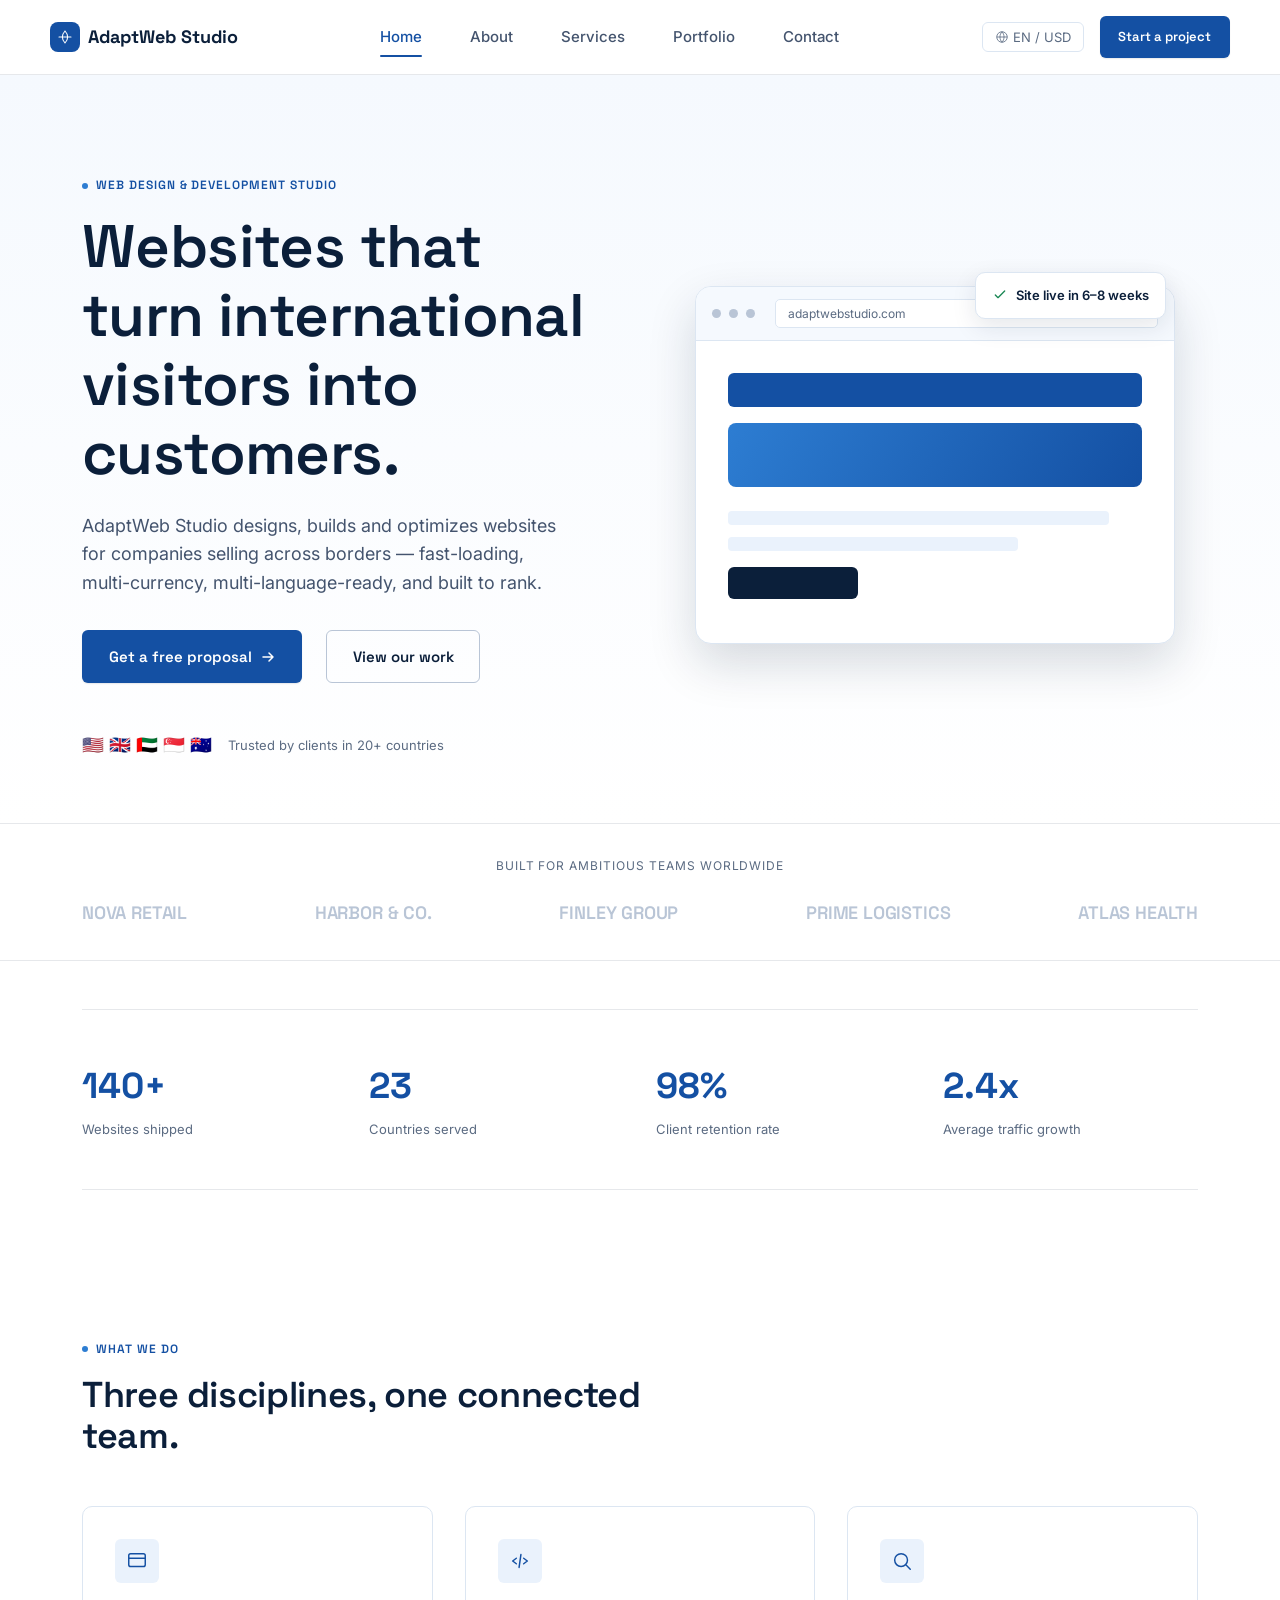
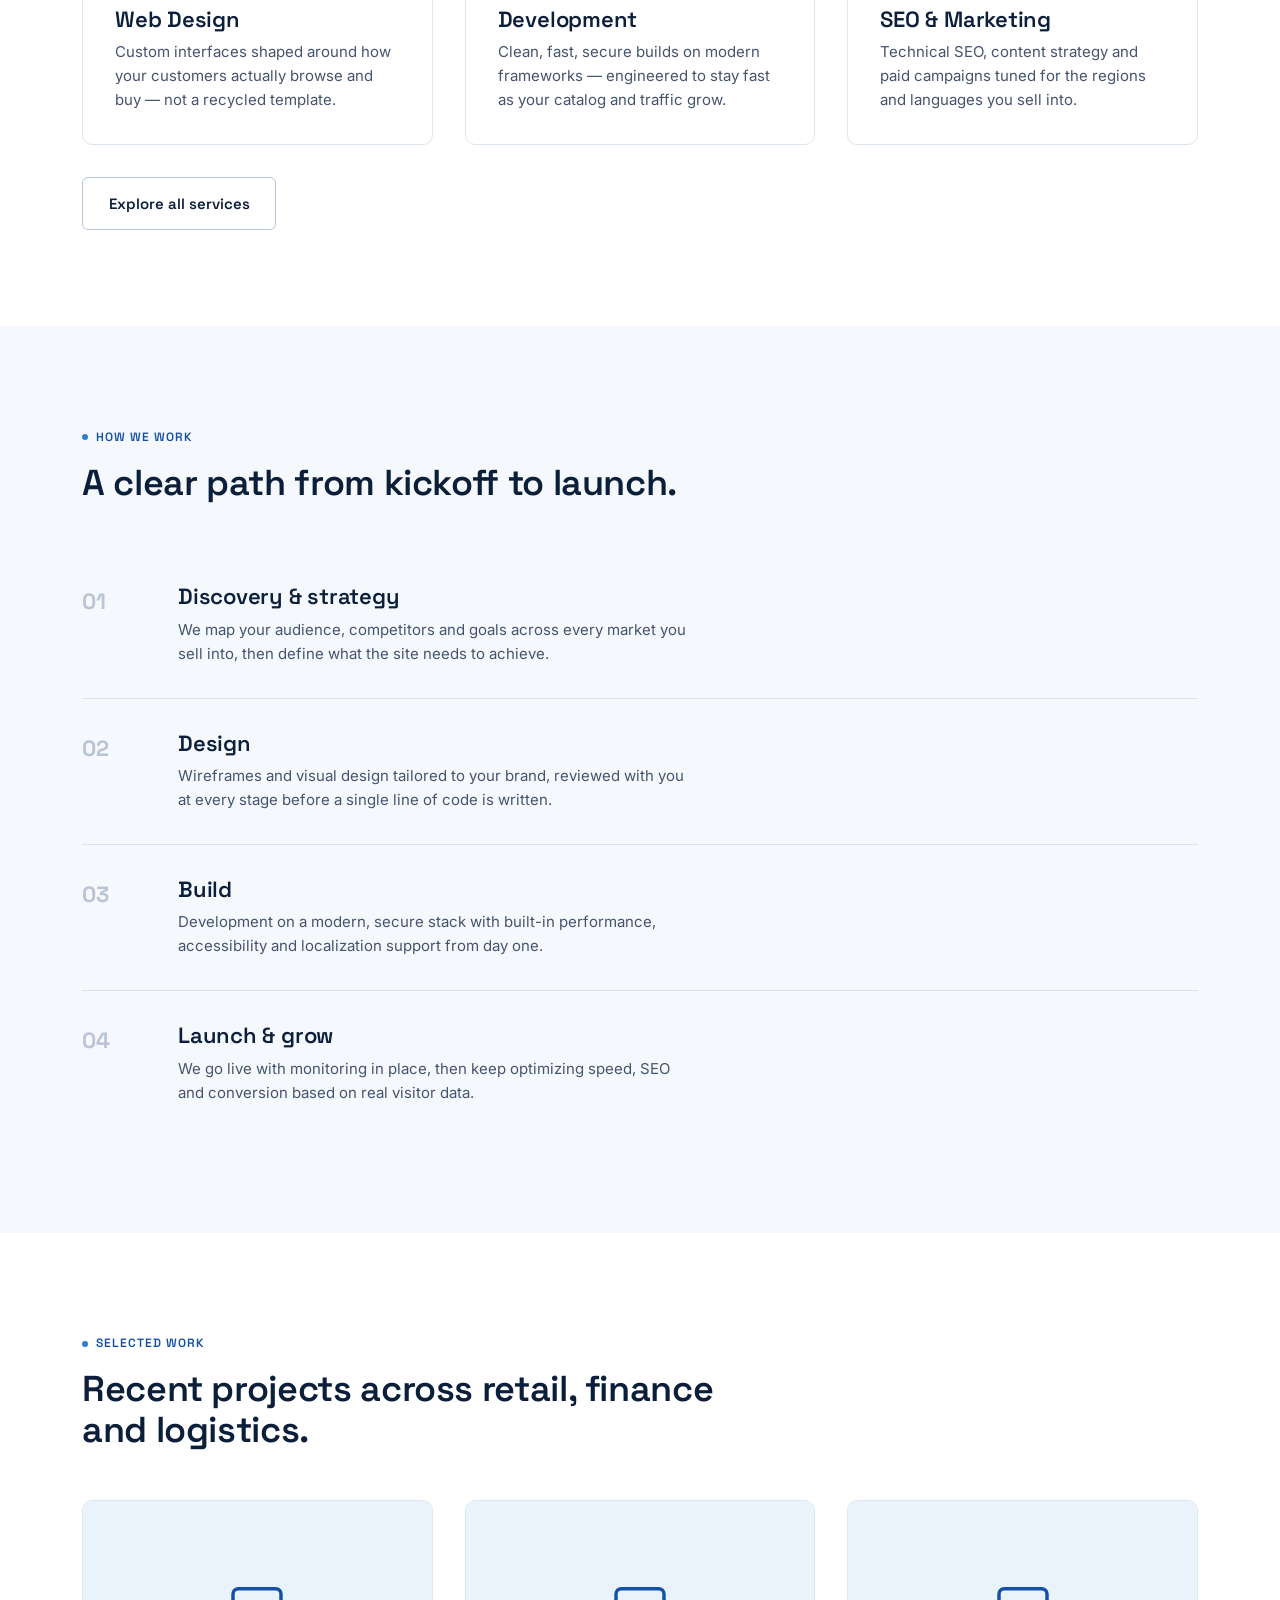
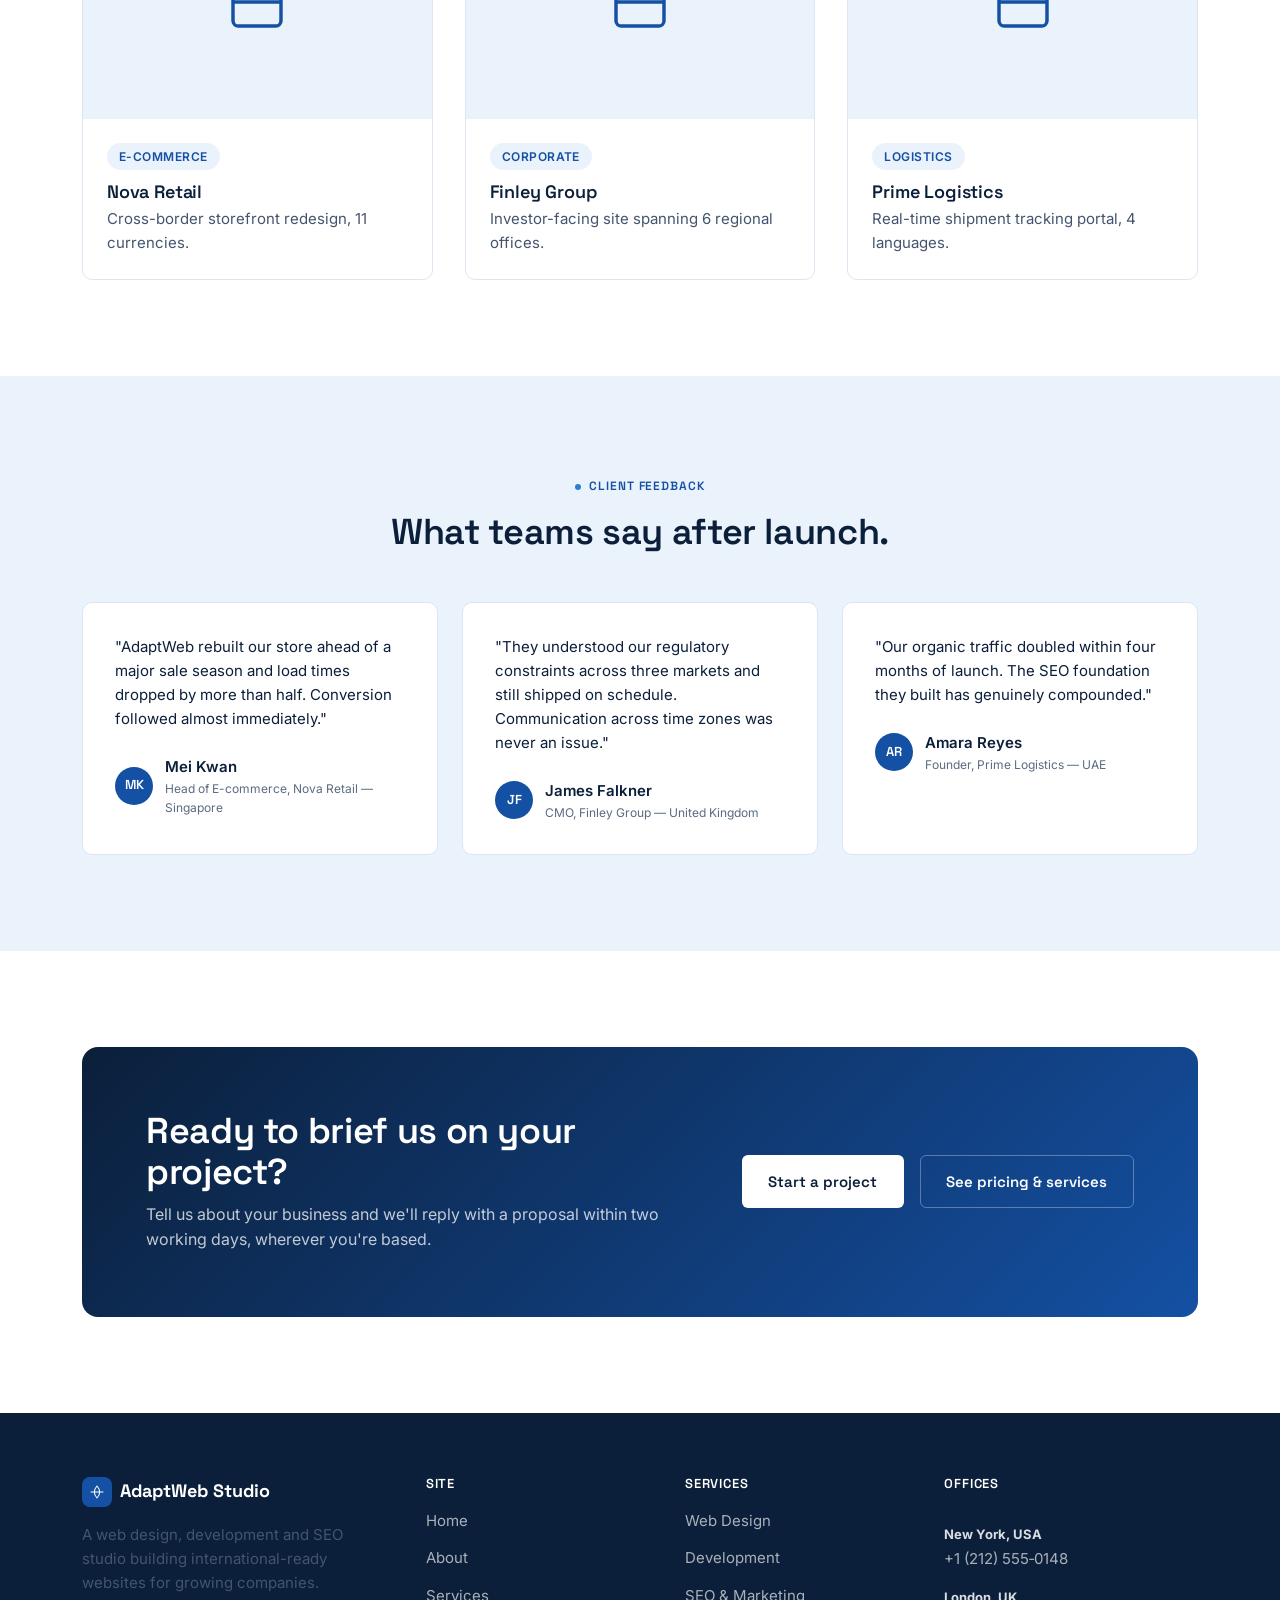
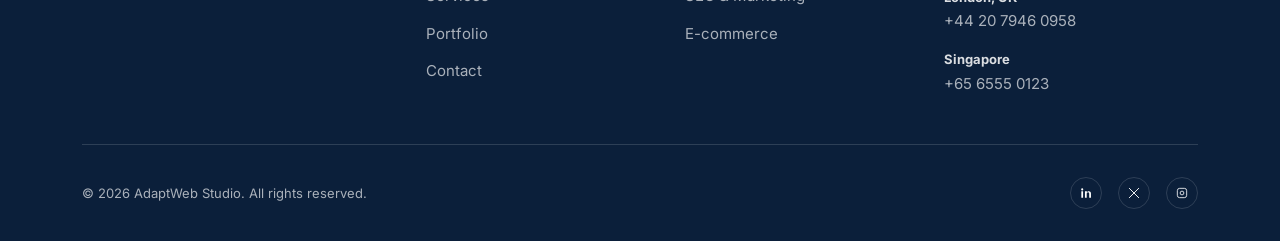
<file: index.html>
<!DOCTYPE html>
<html lang="en">
<head>
  <meta charset="UTF-8">
  <meta name="viewport" content="width=device-width, initial-scale=1.0">
  <title>AdaptWeb Studio — Websites Built for International Growth</title>
  <meta name="description" content="AdaptWeb Studio designs and builds high-performing websites, e-commerce stores and SEO strategies for businesses across 20+ countries.">

  <link rel="preconnect" href="https://fonts.googleapis.com">
  <link rel="preconnect" href="https://fonts.gstatic.com" crossorigin>
  <link href="https://fonts.googleapis.com/css2?family=Inter:wght@400;500;600;700&family=Space+Grotesk:wght@500;600;700&display=swap" rel="stylesheet">

  <link rel="stylesheet" href="css/global.css">
  <link rel="stylesheet" href="css/home.css">
</head>
<body>
  <a class="skip-link" href="#main">Skip to content</a>

  <!-- ===================== HEADER ===================== -->
  <header class="site-header">
    <div class="container nav">
      <a href="index.html" class="brand">
        <span class="brand-mark">
          <svg viewBox="0 0 24 24" fill="none" xmlns="http://www.w3.org/2000/svg"><path d="M3 12h18M12 3c2.5 2.7 4 6 4 9s-1.5 6.3-4 9c-2.5-2.7-4-6-4-9s1.5-6.3 4-9z" stroke="white" stroke-width="1.6" stroke-linecap="round"/></svg>
        </span>
        AdaptWeb Studio
      </a>

      <nav class="nav-links" aria-label="Primary">
        <a href="index.html">Home</a>
        <a href="about.html">About</a>
        <a href="services.html">Services</a>
        <a href="portfolio.html">Portfolio</a>
        <a href="contact.html">Contact</a>
      </nav>

      <div class="nav-actions">
        <span class="lang-switch">
          <svg viewBox="0 0 24 24" fill="none" xmlns="http://www.w3.org/2000/svg"><circle cx="12" cy="12" r="9" stroke="currentColor" stroke-width="1.4"/><path d="M3 12h18M12 3c2.2 2.4 3.5 5.6 3.5 9s-1.3 6.6-3.5 9c-2.2-2.4-3.5-5.6-3.5-9s1.3-6.6 3.5-9z" stroke="currentColor" stroke-width="1.4"/></svg>
          EN / USD
        </span>
        <a href="contact.html" class="btn btn--primary btn--sm">Start a project</a>
      </div>

      <button class="nav-toggle" aria-label="Toggle menu" aria-expanded="false">
        <span></span><span></span><span></span>
      </button>
    </div>
  </header>

  <main id="main">
    <!-- ===================== HERO ===================== -->
    <section class="hero">
      <div class="container hero-grid">
        <div class="hero-copy">
          <span class="eyebrow">Web design &amp; development studio</span>
          <h1>Websites that turn international visitors into customers.</h1>
          <p class="lede">AdaptWeb Studio designs, builds and optimizes websites for companies selling across borders — fast-loading, multi-currency, multi-language-ready, and built to rank.</p>
          <div class="hero-actions">
            <a href="contact.html" class="btn btn--primary">
              Get a free proposal
              <svg class="btn-arrow" width="16" height="16" viewBox="0 0 16 16" fill="none"><path d="M3 8h10M9 4l4 4-4 4" stroke="currentColor" stroke-width="1.5" stroke-linecap="round" stroke-linejoin="round"/></svg>
            </a>
            <a href="portfolio.html" class="btn btn--ghost">View our work</a>
          </div>
          <div class="hero-trust">
            <span class="hero-trust-flags" aria-hidden="true">🇺🇸 🇬🇧 🇦🇪 🇸🇬 🇦🇺</span>
            <span>Trusted by clients in 20+ countries</span>
          </div>
        </div>

        <div class="hero-visual">
          <div class="hero-badge reveal">
            <svg viewBox="0 0 24 24" fill="none"><path d="M5 12l4 4 10-10" stroke="currentColor" stroke-width="2" stroke-linecap="round" stroke-linejoin="round"/></svg>
            Site live in 6–8 weeks
          </div>
          <div class="browser-frame">
            <div class="browser-frame__bar">
              <span class="browser-frame__dot"></span>
              <span class="browser-frame__dot"></span>
              <span class="browser-frame__dot"></span>
              <span class="browser-frame__url">adaptwebstudio.com</span>
            </div>
            <div class="browser-frame__body">
              <div class="assembly-block assembly-block--header"></div>
              <div class="assembly-block assembly-block--hero"></div>
              <div class="assembly-block assembly-block--line1"></div>
              <div class="assembly-block assembly-block--line2"></div>
              <div class="assembly-block assembly-block--btn"></div>
            </div>
          </div>
        </div>
      </div>
    </section>

    <!-- ===================== LOGO STRIP ===================== -->
    <section class="logo-strip">
      <div class="container">
        <p class="logo-strip-label">Built for ambitious teams worldwide</p>
        <div class="logo-row">
          <span>NOVA RETAIL</span>
          <span>HARBOR &amp; CO.</span>
          <span>FINLEY GROUP</span>
          <span>PRIME LOGISTICS</span>
          <span>ATLAS HEALTH</span>
        </div>
      </div>
    </section>

    <!-- ===================== STATS ===================== -->
    <section class="section--tight">
      <div class="container">
        <div class="stats-strip">
          <div class="stat-block reveal">
            <span class="stat-num">140+</span>
            <span class="stat-label">Websites shipped</span>
          </div>
          <div class="stat-block reveal">
            <span class="stat-num">23</span>
            <span class="stat-label">Countries served</span>
          </div>
          <div class="stat-block reveal">
            <span class="stat-num">98%</span>
            <span class="stat-label">Client retention rate</span>
          </div>
          <div class="stat-block reveal">
            <span class="stat-num">2.4x</span>
            <span class="stat-label">Average traffic growth</span>
          </div>
        </div>
      </div>
    </section>

    <!-- ===================== SERVICES PREVIEW ===================== -->
    <section class="section">
      <div class="container">
        <div class="section-head">
          <span class="eyebrow">What we do</span>
          <h2>Three disciplines, one connected team.</h2>
        </div>

        <div class="grid grid-3">
          <div class="card reveal">
            <div class="card-icon">
              <svg viewBox="0 0 24 24" fill="none"><rect x="3" y="4" width="18" height="14" rx="2" stroke="currentColor" stroke-width="1.6"/><path d="M3 9h18" stroke="currentColor" stroke-width="1.6"/></svg>
            </div>
            <h3>Web Design</h3>
            <p>Custom interfaces shaped around how your customers actually browse and buy — not a recycled template.</p>
          </div>
          <div class="card reveal">
            <div class="card-icon">
              <svg viewBox="0 0 24 24" fill="none"><path d="M8 9l-4 3 4 3M16 9l4 3-4 3M13 5l-2 14" stroke="currentColor" stroke-width="1.6" stroke-linecap="round" stroke-linejoin="round"/></svg>
            </div>
            <h3>Development</h3>
            <p>Clean, fast, secure builds on modern frameworks — engineered to stay fast as your catalog and traffic grow.</p>
          </div>
          <div class="card reveal">
            <div class="card-icon">
              <svg viewBox="0 0 24 24" fill="none"><circle cx="11" cy="11" r="7" stroke="currentColor" stroke-width="1.6"/><path d="M21 21l-4.3-4.3" stroke="currentColor" stroke-width="1.6" stroke-linecap="round"/></svg>
            </div>
            <h3>SEO &amp; Marketing</h3>
            <p>Technical SEO, content strategy and paid campaigns tuned for the regions and languages you sell into.</p>
          </div>
        </div>

        <div class="mt-6">
          <a href="services.html" class="btn btn--ghost">Explore all services</a>
        </div>
      </div>
    </section>

    <!-- ===================== PROCESS ===================== -->
    <section class="section section--alt">
      <div class="container">
        <div class="section-head">
          <span class="eyebrow">How we work</span>
          <h2>A clear path from kickoff to launch.</h2>
        </div>

        <div class="process-list">
          <div class="process-item reveal">
            <span class="process-num">01</span>
            <div class="process-body">
              <h3>Discovery &amp; strategy</h3>
              <p>We map your audience, competitors and goals across every market you sell into, then define what the site needs to achieve.</p>
            </div>
          </div>
          <div class="process-item reveal">
            <span class="process-num">02</span>
            <div class="process-body">
              <h3>Design</h3>
              <p>Wireframes and visual design tailored to your brand, reviewed with you at every stage before a single line of code is written.</p>
            </div>
          </div>
          <div class="process-item reveal">
            <span class="process-num">03</span>
            <div class="process-body">
              <h3>Build</h3>
              <p>Development on a modern, secure stack with built-in performance, accessibility and localization support from day one.</p>
            </div>
          </div>
          <div class="process-item reveal">
            <span class="process-num">04</span>
            <div class="process-body">
              <h3>Launch &amp; grow</h3>
              <p>We go live with monitoring in place, then keep optimizing speed, SEO and conversion based on real visitor data.</p>
            </div>
          </div>
        </div>
      </div>
    </section>

    <!-- ===================== WORK PREVIEW ===================== -->
    <section class="section">
      <div class="container">
        <div class="section-head">
          <span class="eyebrow">Selected work</span>
          <h2>Recent projects across retail, finance and logistics.</h2>
        </div>

        <div class="grid grid-3">
          <a href="portfolio.html" class="work-card reveal">
            <div class="work-card__preview">
              <svg width="64" height="64" viewBox="0 0 24 24" fill="none"><rect x="3" y="4" width="18" height="14" rx="2" stroke="#1450A3" stroke-width="1.3"/><path d="M3 9h18" stroke="#1450A3" stroke-width="1.3"/></svg>
            </div>
            <div class="work-card__body">
              <span class="tag work-card__tag">E-commerce</span>
              <h3>Nova Retail</h3>
              <p>Cross-border storefront redesign, 11 currencies.</p>
            </div>
          </a>
          <a href="portfolio.html" class="work-card reveal">
            <div class="work-card__preview">
              <svg width="64" height="64" viewBox="0 0 24 24" fill="none"><rect x="3" y="4" width="18" height="14" rx="2" stroke="#1450A3" stroke-width="1.3"/><path d="M3 9h18" stroke="#1450A3" stroke-width="1.3"/></svg>
            </div>
            <div class="work-card__body">
              <span class="tag work-card__tag">Corporate</span>
              <h3>Finley Group</h3>
              <p>Investor-facing site spanning 6 regional offices.</p>
            </div>
          </a>
          <a href="portfolio.html" class="work-card reveal">
            <div class="work-card__preview">
              <svg width="64" height="64" viewBox="0 0 24 24" fill="none"><rect x="3" y="4" width="18" height="14" rx="2" stroke="#1450A3" stroke-width="1.3"/><path d="M3 9h18" stroke="#1450A3" stroke-width="1.3"/></svg>
            </div>
            <div class="work-card__body">
              <span class="tag work-card__tag">Logistics</span>
              <h3>Prime Logistics</h3>
              <p>Real-time shipment tracking portal, 4 languages.</p>
            </div>
          </a>
        </div>
      </div>
    </section>

    <!-- ===================== TESTIMONIALS ===================== -->
    <section class="section section--tint">
      <div class="container">
        <div class="section-head section-head--center">
          <span class="eyebrow">Client feedback</span>
          <h2>What teams say after launch.</h2>
        </div>

        <div class="testimonial-grid">
          <div class="testimonial-card reveal">
            <p class="testimonial-quote">"AdaptWeb rebuilt our store ahead of a major sale season and load times dropped by more than half. Conversion followed almost immediately."</p>
            <div class="testimonial-person">
              <span class="testimonial-avatar">MK</span>
              <div>
                <div class="name">Mei Kwan</div>
                <div class="role">Head of E-commerce, Nova Retail — Singapore</div>
              </div>
            </div>
          </div>
          <div class="testimonial-card reveal">
            <p class="testimonial-quote">"They understood our regulatory constraints across three markets and still shipped on schedule. Communication across time zones was never an issue."</p>
            <div class="testimonial-person">
              <span class="testimonial-avatar">JF</span>
              <div>
                <div class="name">James Falkner</div>
                <div class="role">CMO, Finley Group — United Kingdom</div>
              </div>
            </div>
          </div>
          <div class="testimonial-card reveal">
            <p class="testimonial-quote">"Our organic traffic doubled within four months of launch. The SEO foundation they built has genuinely compounded."</p>
            <div class="testimonial-person">
              <span class="testimonial-avatar">AR</span>
              <div>
                <div class="name">Amara Reyes</div>
                <div class="role">Founder, Prime Logistics — UAE</div>
              </div>
            </div>
          </div>
        </div>
      </div>
    </section>

    <!-- ===================== CTA ===================== -->
    <section class="section">
      <div class="container">
        <div class="cta-band reveal">
          <div>
            <h2>Ready to brief us on your project?</h2>
            <p>Tell us about your business and we'll reply with a proposal within two working days, wherever you're based.</p>
          </div>
          <div class="cta-band-actions">
            <a href="contact.html" class="btn btn--on-dark">Start a project</a>
            <a href="services.html" class="btn btn--ghost-on-dark">See pricing &amp; services</a>
          </div>
        </div>
      </div>
    </section>
  </main>

  <!-- ===================== FOOTER ===================== -->
  <footer class="site-footer">
    <div class="container">
      <div class="footer-grid">
        <div class="footer-brand">
          <a href="index.html" class="brand">
            <span class="brand-mark">
              <svg viewBox="0 0 24 24" fill="none"><path d="M3 12h18M12 3c2.5 2.7 4 6 4 9s-1.5 6.3-4 9c-2.5-2.7-4-6-4-9s1.5-6.3 4-9z" stroke="white" stroke-width="1.6" stroke-linecap="round"/></svg>
            </span>
            AdaptWeb Studio
          </a>
          <p>A web design, development and SEO studio building international-ready websites for growing companies.</p>
        </div>
        <div class="footer-col">
          <h4>Site</h4>
          <ul>
            <li><a href="index.html">Home</a></li>
            <li><a href="about.html">About</a></li>
            <li><a href="services.html">Services</a></li>
            <li><a href="portfolio.html">Portfolio</a></li>
            <li><a href="contact.html">Contact</a></li>
          </ul>
        </div>
        <div class="footer-col">
          <h4>Services</h4>
          <ul>
            <li><a href="services.html">Web Design</a></li>
            <li><a href="services.html">Development</a></li>
            <li><a href="services.html">SEO &amp; Marketing</a></li>
            <li><a href="services.html">E-commerce</a></li>
          </ul>
        </div>
        <div class="footer-col footer-offices">
          <h4>Offices</h4>
          <div class="footer-office">
            <strong>New York, USA</strong>
            +1 (212) 555‑0148
          </div>
          <div class="footer-office">
            <strong>London, UK</strong>
            +44 20 7946 0958
          </div>
          <div class="footer-office">
            <strong>Singapore</strong>
            +65 6555 0123
          </div>
        </div>
      </div>

      <div class="footer-bottom">
        <span>© <span data-current-year>2026</span> AdaptWeb Studio. All rights reserved.</span>
        <div class="footer-socials">
          <a href="#" aria-label="LinkedIn"><svg viewBox="0 0 24 24" fill="none"><path d="M4 9h3v11H4V9zM5.5 4a1.8 1.8 0 110 3.6A1.8 1.8 0 015.5 4zM10.5 9h3v1.6c.6-1 1.7-1.8 3.3-1.8 3 0 3.7 1.9 3.7 4.5V20h-3v-6c0-1.4 0-3.2-2-3.2s-2.3 1.5-2.3 3.1V20h-3V9z" fill="white"/></svg></a>
          <a href="#" aria-label="X / Twitter"><svg viewBox="0 0 24 24" fill="none"><path d="M4 4l16 16M20 4L4 20" stroke="white" stroke-width="1.6" stroke-linecap="round"/></svg></a>
          <a href="#" aria-label="Instagram"><svg viewBox="0 0 24 24" fill="none"><rect x="4" y="4" width="16" height="16" rx="4" stroke="white" stroke-width="1.4"/><circle cx="12" cy="12" r="3.2" stroke="white" stroke-width="1.4"/></svg></a>
        </div>
      </div>
    </div>
  </footer>

  <script src="js/global.js"></script>
</body>
</html>
</file>
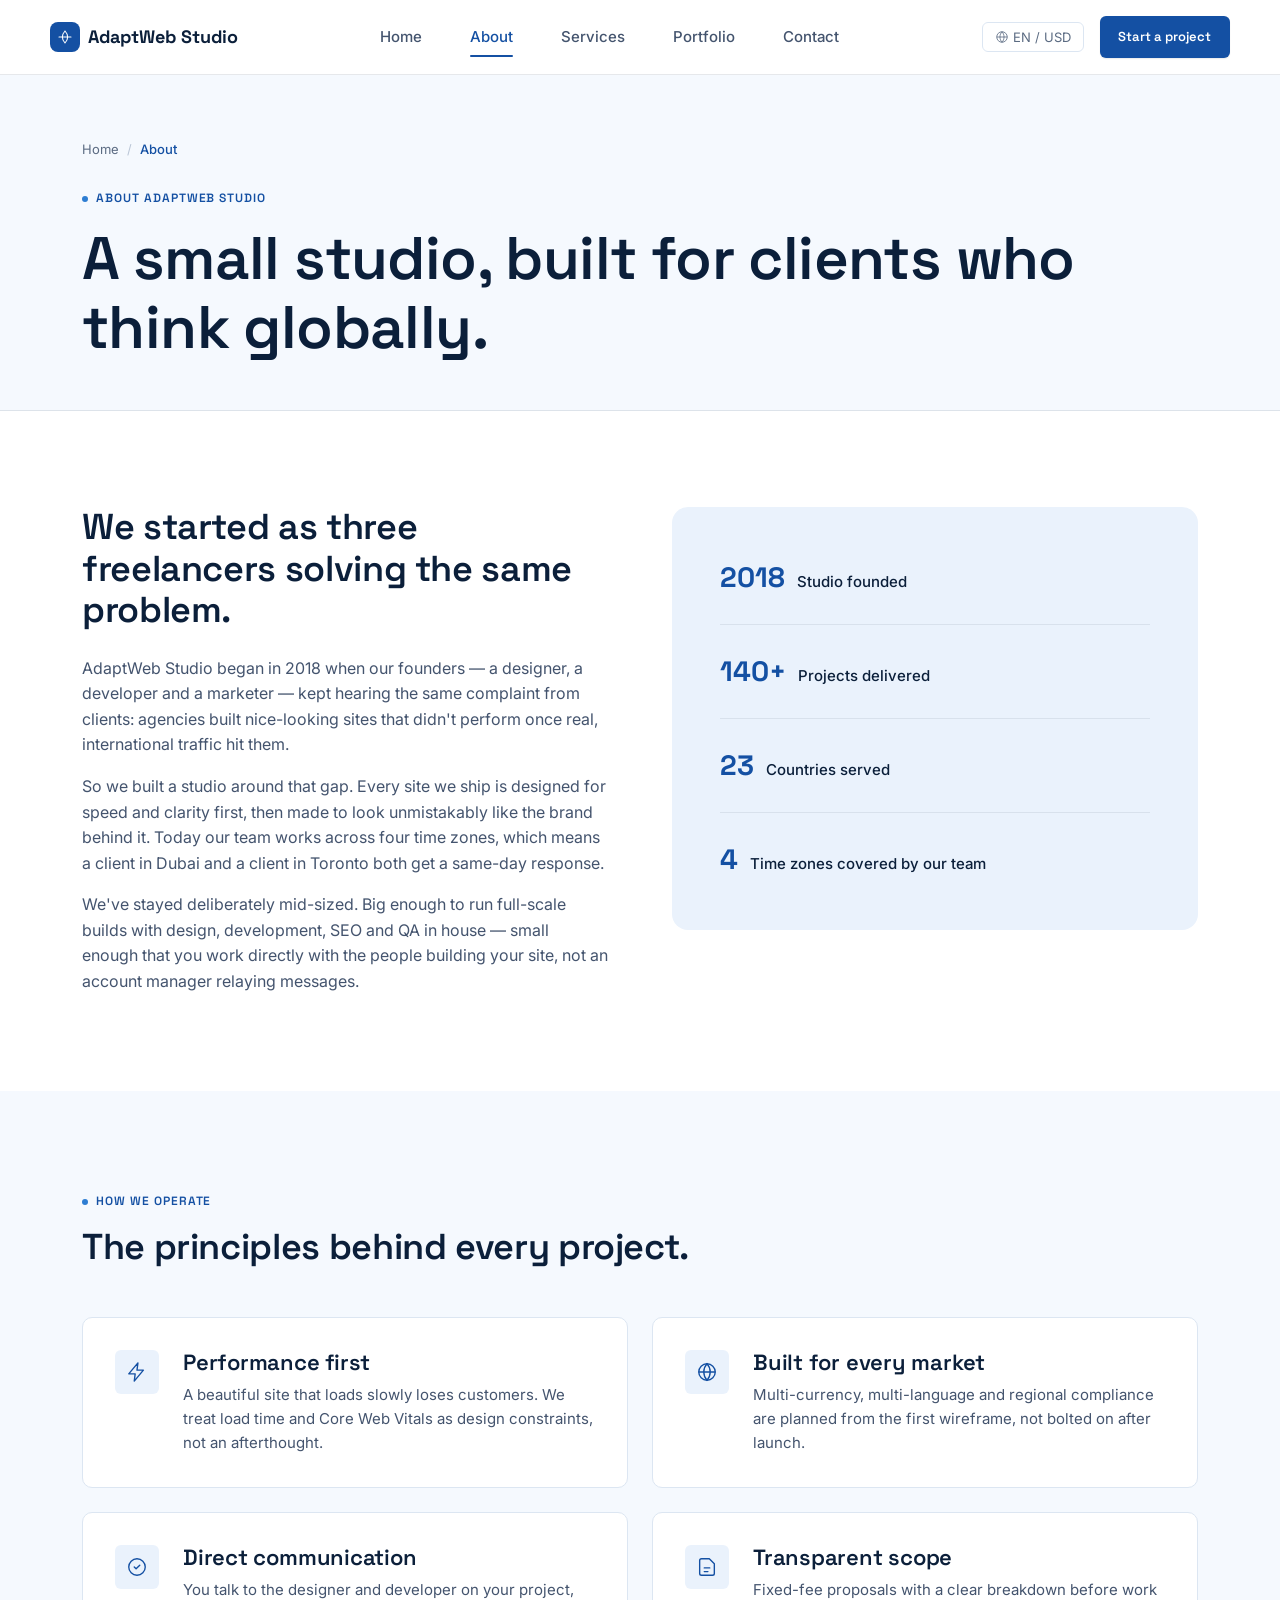
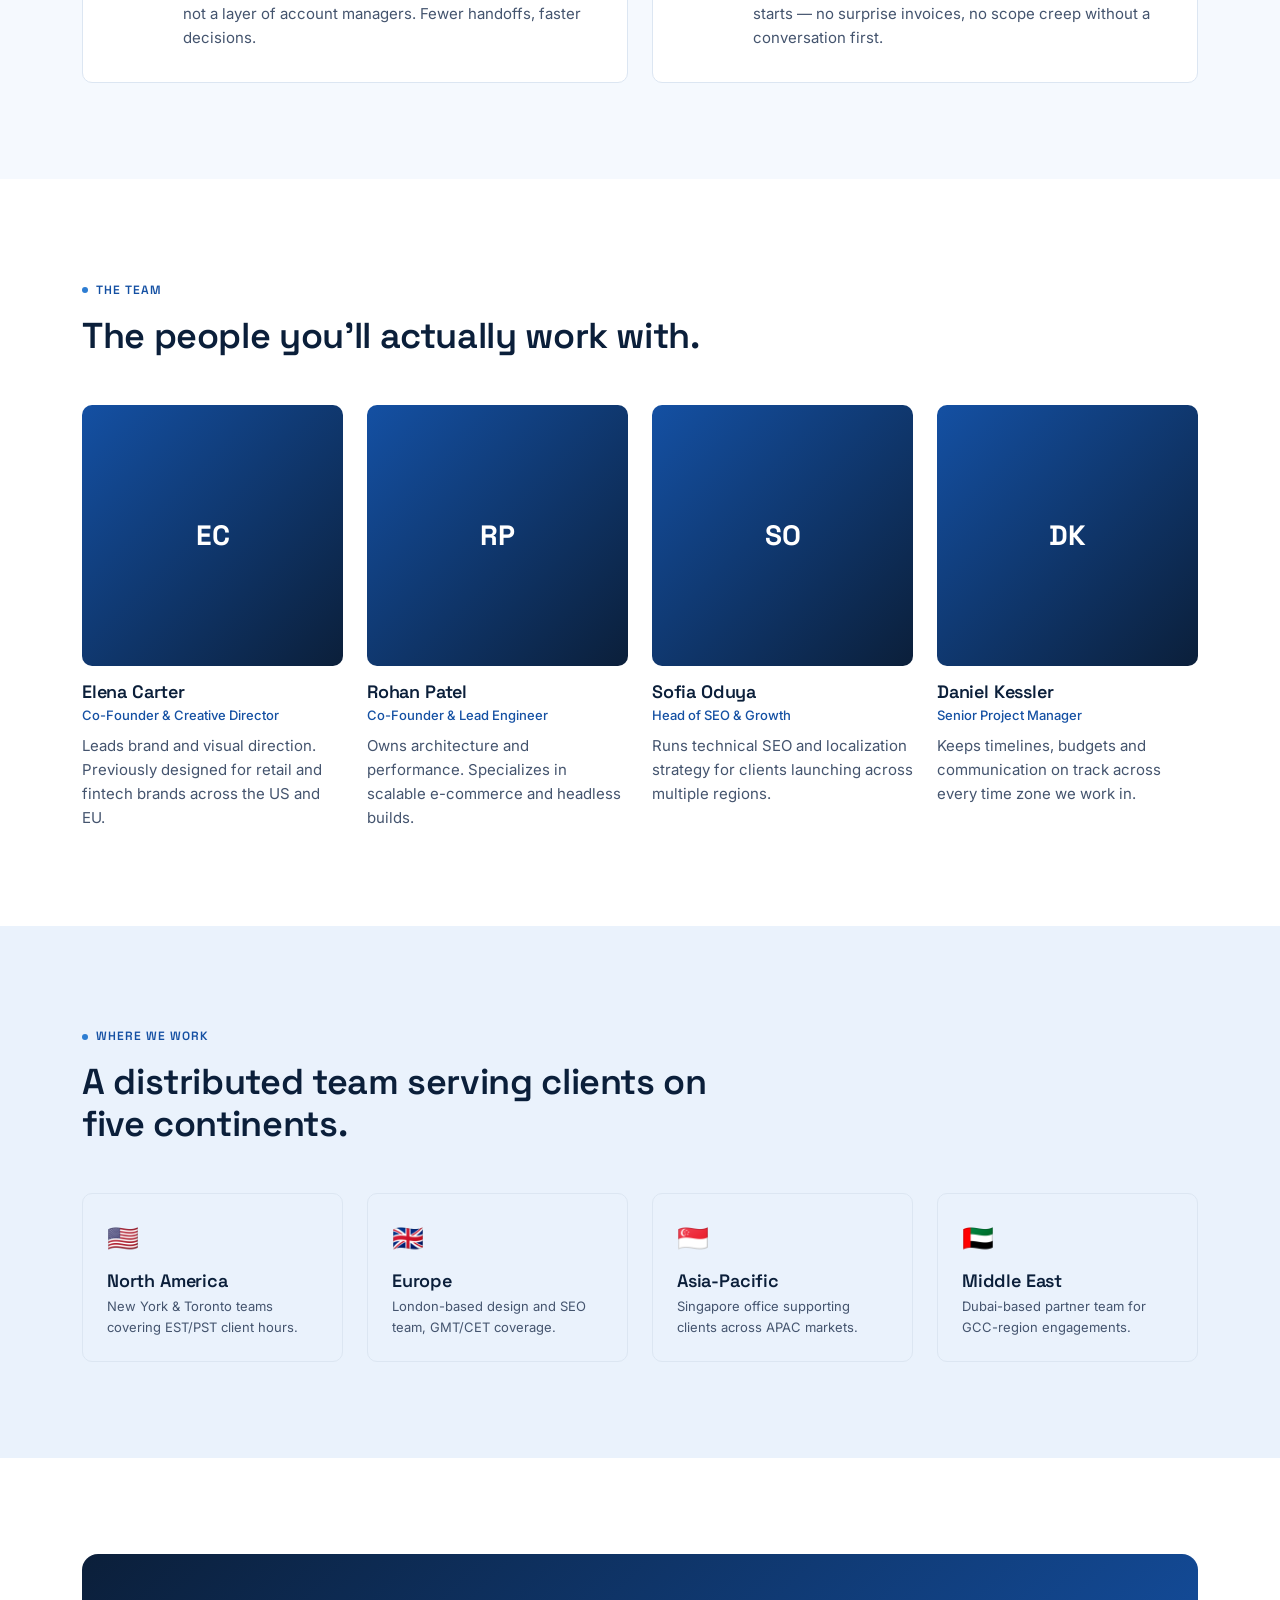
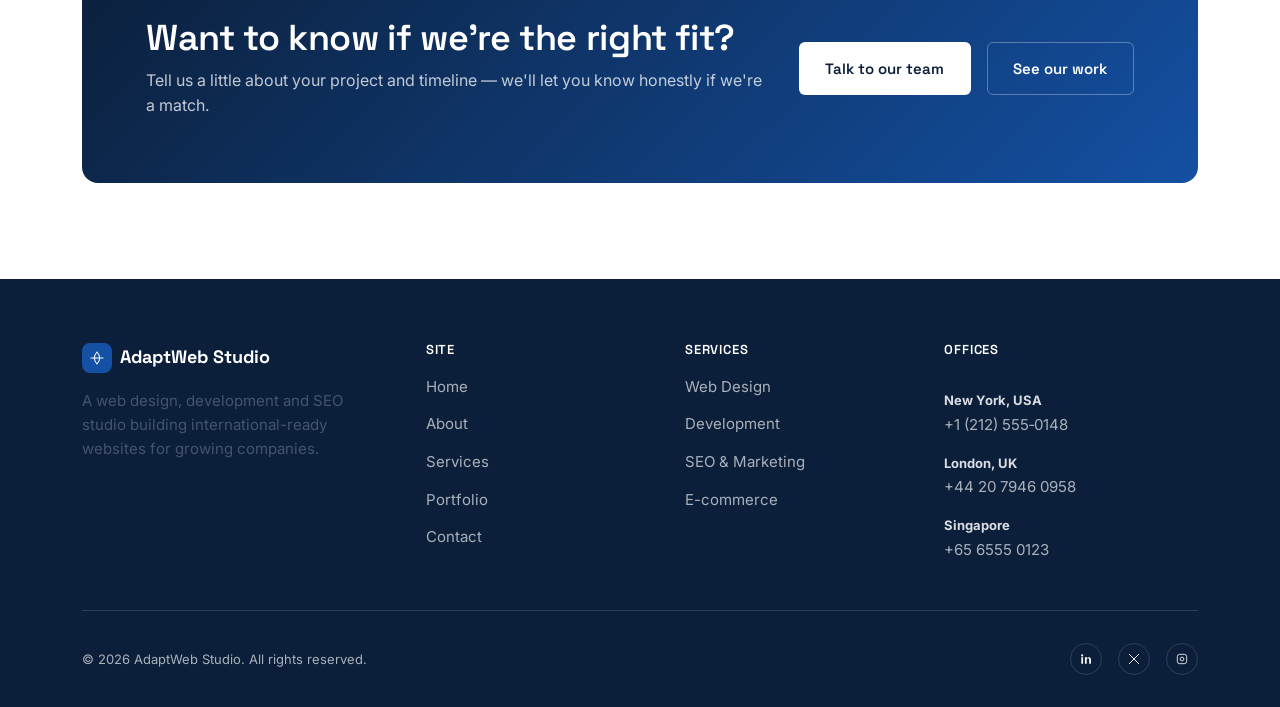
<file: about.html>
<!DOCTYPE html>
<html lang="en">
<head>
  <meta charset="UTF-8">
  <meta name="viewport" content="width=device-width, initial-scale=1.0">
  <title>About Us — AdaptWeb Studio</title>
  <meta name="description" content="AdaptWeb Studio is an international web design and development team helping businesses across 20+ countries build faster, better-converting websites.">

  <link rel="preconnect" href="https://fonts.googleapis.com">
  <link rel="preconnect" href="https://fonts.gstatic.com" crossorigin>
  <link href="https://fonts.googleapis.com/css2?family=Inter:wght@400;500;600;700&family=Space+Grotesk:wght@500;600;700&display=swap" rel="stylesheet">

  <link rel="stylesheet" href="css/global.css">
  <link rel="stylesheet" href="css/about.css">
</head>
<body>
  <a class="skip-link" href="#main">Skip to content</a>

  <!-- ===================== HEADER ===================== -->
  <header class="site-header">
    <div class="container nav">
      <a href="index.html" class="brand">
        <span class="brand-mark">
          <svg viewBox="0 0 24 24" fill="none" xmlns="http://www.w3.org/2000/svg"><path d="M3 12h18M12 3c2.5 2.7 4 6 4 9s-1.5 6.3-4 9c-2.5-2.7-4-6-4-9s1.5-6.3 4-9z" stroke="white" stroke-width="1.6" stroke-linecap="round"/></svg>
        </span>
        AdaptWeb Studio
      </a>

      <nav class="nav-links" aria-label="Primary">
        <a href="index.html">Home</a>
        <a href="about.html">About</a>
        <a href="services.html">Services</a>
        <a href="portfolio.html">Portfolio</a>
        <a href="contact.html">Contact</a>
      </nav>

      <div class="nav-actions">
        <span class="lang-switch">
          <svg viewBox="0 0 24 24" fill="none" xmlns="http://www.w3.org/2000/svg"><circle cx="12" cy="12" r="9" stroke="currentColor" stroke-width="1.4"/><path d="M3 12h18M12 3c2.2 2.4 3.5 5.6 3.5 9s-1.3 6.6-3.5 9c-2.2-2.4-3.5-5.6-3.5-9s1.3-6.6 3.5-9z" stroke="currentColor" stroke-width="1.4"/></svg>
          EN / USD
        </span>
        <a href="contact.html" class="btn btn--primary btn--sm">Start a project</a>
      </div>

      <button class="nav-toggle" aria-label="Toggle menu" aria-expanded="false">
        <span></span><span></span><span></span>
      </button>
    </div>
  </header>

  <main id="main">
    <!-- ===================== PAGE HERO ===================== -->
    <section class="page-hero">
      <div class="container">
        <div class="breadcrumb">
          <a href="index.html">Home</a>
          <span class="sep">/</span>
          <span class="current">About</span>
        </div>
        <span class="eyebrow">About AdaptWeb Studio</span>
        <h1>A small studio, built for clients who think globally.</h1>
      </div>
    </section>

    <!-- ===================== STORY ===================== -->
    <section class="section">
      <div class="container story-grid">
        <div>
          <h2>We started as three freelancers solving the same problem.</h2>
          <p>AdaptWeb Studio began in 2018 when our founders — a designer, a developer and a marketer — kept hearing the same complaint from clients: agencies built nice-looking sites that didn't perform once real, international traffic hit them.</p>
          <p>So we built a studio around that gap. Every site we ship is designed for speed and clarity first, then made to look unmistakably like the brand behind it. Today our team works across four time zones, which means a client in Dubai and a client in Toronto both get a same-day response.</p>
          <p>We've stayed deliberately mid-sized. Big enough to run full-scale builds with design, development, SEO and QA in house — small enough that you work directly with the people building your site, not an account manager relaying messages.</p>
        </div>

        <div class="story-figure reveal">
          <div class="story-figure-row">
            <span class="num">2018</span>
            <span class="label">Studio founded</span>
          </div>
          <div class="story-figure-row">
            <span class="num">140+</span>
            <span class="label">Projects delivered</span>
          </div>
          <div class="story-figure-row">
            <span class="num">23</span>
            <span class="label">Countries served</span>
          </div>
          <div class="story-figure-row">
            <span class="num">4</span>
            <span class="label">Time zones covered by our team</span>
          </div>
        </div>
      </div>
    </section>

    <!-- ===================== VALUES ===================== -->
    <section class="section section--alt">
      <div class="container">
        <div class="section-head">
          <span class="eyebrow">How we operate</span>
          <h2>The principles behind every project.</h2>
        </div>

        <div class="values-grid">
          <div class="value-card reveal">
            <div class="card-icon">
              <svg viewBox="0 0 24 24" fill="none"><path d="M13 2L3 14h7l-1 8 10-12h-7l1-8z" stroke="currentColor" stroke-width="1.5" stroke-linejoin="round"/></svg>
            </div>
            <div>
              <h3>Performance first</h3>
              <p>A beautiful site that loads slowly loses customers. We treat load time and Core Web Vitals as design constraints, not an afterthought.</p>
            </div>
          </div>
          <div class="value-card reveal">
            <div class="card-icon">
              <svg viewBox="0 0 24 24" fill="none"><circle cx="12" cy="12" r="9" stroke="currentColor" stroke-width="1.5"/><path d="M3 12h18M12 3c2.2 2.4 3.5 5.6 3.5 9s-1.3 6.6-3.5 9c-2.2-2.4-3.5-5.6-3.5-9s1.3-6.6 3.5-9z" stroke="currentColor" stroke-width="1.5"/></svg>
            </div>
            <div>
              <h3>Built for every market</h3>
              <p>Multi-currency, multi-language and regional compliance are planned from the first wireframe, not bolted on after launch.</p>
            </div>
          </div>
          <div class="value-card reveal">
            <div class="card-icon">
              <svg viewBox="0 0 24 24" fill="none"><path d="M9 12l2 2 4-4M21 12a9 9 0 11-18 0 9 9 0 0118 0z" stroke="currentColor" stroke-width="1.5" stroke-linecap="round" stroke-linejoin="round"/></svg>
            </div>
            <div>
              <h3>Direct communication</h3>
              <p>You talk to the designer and developer on your project, not a layer of account managers. Fewer handoffs, faster decisions.</p>
            </div>
          </div>
          <div class="value-card reveal">
            <div class="card-icon">
              <svg viewBox="0 0 24 24" fill="none"><path d="M4 19V5a2 2 0 012-2h8.5L20 8.5V19a2 2 0 01-2 2H6a2 2 0 01-2-2z" stroke="currentColor" stroke-width="1.5" stroke-linejoin="round"/><path d="M9 13h6M9 17h4" stroke="currentColor" stroke-width="1.5" stroke-linecap="round"/></svg>
            </div>
            <div>
              <h3>Transparent scope</h3>
              <p>Fixed-fee proposals with a clear breakdown before work starts — no surprise invoices, no scope creep without a conversation first.</p>
            </div>
          </div>
        </div>
      </div>
    </section>

    <!-- ===================== TEAM ===================== -->
    <section class="section">
      <div class="container">
        <div class="section-head">
          <span class="eyebrow">The team</span>
          <h2>The people you'll actually work with.</h2>
        </div>

        <div class="team-grid">
          <div class="team-card reveal">
            <div class="team-photo">EC</div>
            <h4>Elena Carter</h4>
            <p class="role">Co-Founder &amp; Creative Director</p>
            <p class="bio">Leads brand and visual direction. Previously designed for retail and fintech brands across the US and EU.</p>
          </div>
          <div class="team-card reveal">
            <div class="team-photo">RP</div>
            <h4>Rohan Patel</h4>
            <p class="role">Co-Founder &amp; Lead Engineer</p>
            <p class="bio">Owns architecture and performance. Specializes in scalable e-commerce and headless builds.</p>
          </div>
          <div class="team-card reveal">
            <div class="team-photo">SO</div>
            <h4>Sofia Oduya</h4>
            <p class="role">Head of SEO &amp; Growth</p>
            <p class="bio">Runs technical SEO and localization strategy for clients launching across multiple regions.</p>
          </div>
          <div class="team-card reveal">
            <div class="team-photo">DK</div>
            <h4>Daniel Kessler</h4>
            <p class="role">Senior Project Manager</p>
            <p class="bio">Keeps timelines, budgets and communication on track across every time zone we work in.</p>
          </div>
        </div>
      </div>
    </section>

    <!-- ===================== GLOBAL PRESENCE ===================== -->
    <section class="section section--tint">
      <div class="container">
        <div class="section-head">
          <span class="eyebrow">Where we work</span>
          <h2>A distributed team serving clients on five continents.</h2>
        </div>

        <div class="presence-list">
          <div class="presence-card reveal">
            <span class="flag" aria-hidden="true">🇺🇸</span>
            <h4>North America</h4>
            <p>New York &amp; Toronto teams covering EST/PST client hours.</p>
          </div>
          <div class="presence-card reveal">
            <span class="flag" aria-hidden="true">🇬🇧</span>
            <h4>Europe</h4>
            <p>London-based design and SEO team, GMT/CET coverage.</p>
          </div>
          <div class="presence-card reveal">
            <span class="flag" aria-hidden="true">🇸🇬</span>
            <h4>Asia-Pacific</h4>
            <p>Singapore office supporting clients across APAC markets.</p>
          </div>
          <div class="presence-card reveal">
            <span class="flag" aria-hidden="true">🇦🇪</span>
            <h4>Middle East</h4>
            <p>Dubai-based partner team for GCC-region engagements.</p>
          </div>
        </div>
      </div>
    </section>

    <!-- ===================== CTA ===================== -->
    <section class="section">
      <div class="container">
        <div class="cta-band reveal">
          <div>
            <h2>Want to know if we're the right fit?</h2>
            <p>Tell us a little about your project and timeline — we'll let you know honestly if we're a match.</p>
          </div>
          <div class="cta-band-actions">
            <a href="contact.html" class="btn btn--on-dark">Talk to our team</a>
            <a href="portfolio.html" class="btn btn--ghost-on-dark">See our work</a>
          </div>
        </div>
      </div>
    </section>
  </main>

  <!-- ===================== FOOTER ===================== -->
  <footer class="site-footer">
    <div class="container">
      <div class="footer-grid">
        <div class="footer-brand">
          <a href="index.html" class="brand">
            <span class="brand-mark">
              <svg viewBox="0 0 24 24" fill="none"><path d="M3 12h18M12 3c2.5 2.7 4 6 4 9s-1.5 6.3-4 9c-2.5-2.7-4-6-4-9s1.5-6.3 4-9z" stroke="white" stroke-width="1.6" stroke-linecap="round"/></svg>
            </span>
            AdaptWeb Studio
          </a>
          <p>A web design, development and SEO studio building international-ready websites for growing companies.</p>
        </div>
        <div class="footer-col">
          <h4>Site</h4>
          <ul>
            <li><a href="index.html">Home</a></li>
            <li><a href="about.html">About</a></li>
            <li><a href="services.html">Services</a></li>
            <li><a href="portfolio.html">Portfolio</a></li>
            <li><a href="contact.html">Contact</a></li>
          </ul>
        </div>
        <div class="footer-col">
          <h4>Services</h4>
          <ul>
            <li><a href="services.html">Web Design</a></li>
            <li><a href="services.html">Development</a></li>
            <li><a href="services.html">SEO &amp; Marketing</a></li>
            <li><a href="services.html">E-commerce</a></li>
          </ul>
        </div>
        <div class="footer-col footer-offices">
          <h4>Offices</h4>
          <div class="footer-office">
            <strong>New York, USA</strong>
            +1 (212) 555‑0148
          </div>
          <div class="footer-office">
            <strong>London, UK</strong>
            +44 20 7946 0958
          </div>
          <div class="footer-office">
            <strong>Singapore</strong>
            +65 6555 0123
          </div>
        </div>
      </div>

      <div class="footer-bottom">
        <span>© <span data-current-year>2026</span> AdaptWeb Studio. All rights reserved.</span>
        <div class="footer-socials">
          <a href="#" aria-label="LinkedIn"><svg viewBox="0 0 24 24" fill="none"><path d="M4 9h3v11H4V9zM5.5 4a1.8 1.8 0 110 3.6A1.8 1.8 0 015.5 4zM10.5 9h3v1.6c.6-1 1.7-1.8 3.3-1.8 3 0 3.7 1.9 3.7 4.5V20h-3v-6c0-1.4 0-3.2-2-3.2s-2.3 1.5-2.3 3.1V20h-3V9z" fill="white"/></svg></a>
          <a href="#" aria-label="X / Twitter"><svg viewBox="0 0 24 24" fill="none"><path d="M4 4l16 16M20 4L4 20" stroke="white" stroke-width="1.6" stroke-linecap="round"/></svg></a>
          <a href="#" aria-label="Instagram"><svg viewBox="0 0 24 24" fill="none"><rect x="4" y="4" width="16" height="16" rx="4" stroke="white" stroke-width="1.4"/><circle cx="12" cy="12" r="3.2" stroke="white" stroke-width="1.4"/></svg></a>
        </div>
      </div>
    </div>
  </footer>

  <script src="js/global.js"></script>
</body>
</html>
</file>
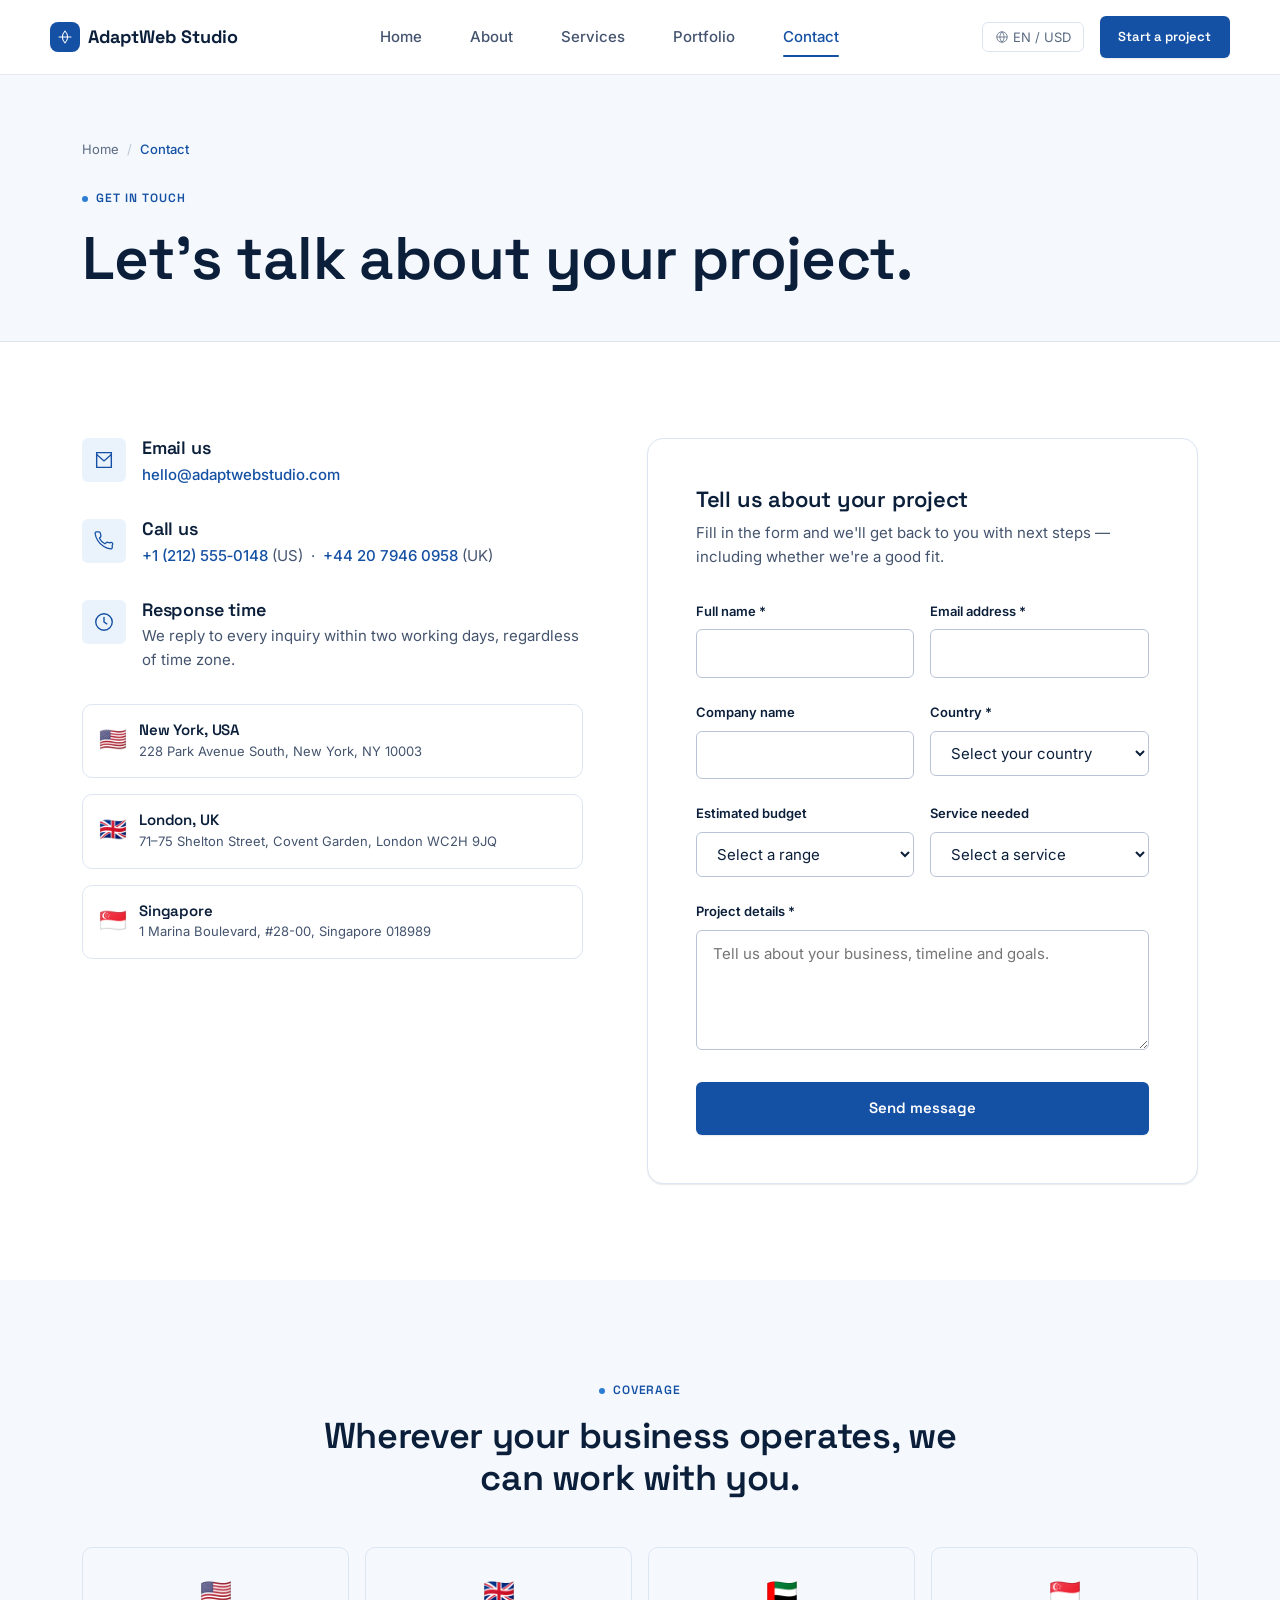
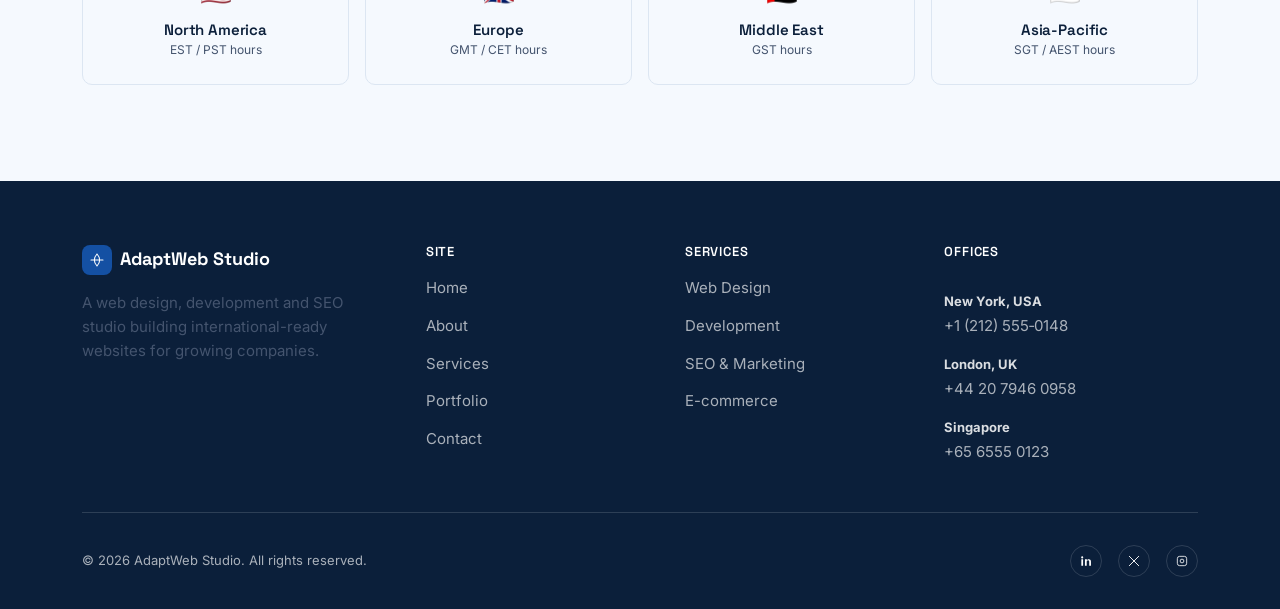
<file: contact.html>
<!DOCTYPE html>
<html lang="en">
<head>
  <meta charset="UTF-8">
  <meta name="viewport" content="width=device-width, initial-scale=1.0">
  <title>Contact Us — AdaptWeb Studio</title>
  <meta name="description" content="Get in touch with AdaptWeb Studio. We work with clients across North America, Europe, the Middle East and Asia-Pacific and reply within two working days.">

  <link rel="preconnect" href="https://fonts.googleapis.com">
  <link rel="preconnect" href="https://fonts.gstatic.com" crossorigin>
  <link href="https://fonts.googleapis.com/css2?family=Inter:wght@400;500;600;700&family=Space+Grotesk:wght@500;600;700&display=swap" rel="stylesheet">

  <link rel="stylesheet" href="css/global.css">
  <link rel="stylesheet" href="css/contact.css">
</head>
<body>
  <a class="skip-link" href="#main">Skip to content</a>

  <!-- ===================== HEADER ===================== -->
  <header class="site-header">
    <div class="container nav">
      <a href="index.html" class="brand">
        <span class="brand-mark">
          <svg viewBox="0 0 24 24" fill="none" xmlns="http://www.w3.org/2000/svg"><path d="M3 12h18M12 3c2.5 2.7 4 6 4 9s-1.5 6.3-4 9c-2.5-2.7-4-6-4-9s1.5-6.3 4-9z" stroke="white" stroke-width="1.6" stroke-linecap="round"/></svg>
        </span>
        AdaptWeb Studio
      </a>

      <nav class="nav-links" aria-label="Primary">
        <a href="index.html">Home</a>
        <a href="about.html">About</a>
        <a href="services.html">Services</a>
        <a href="portfolio.html">Portfolio</a>
        <a href="contact.html">Contact</a>
      </nav>

      <div class="nav-actions">
        <span class="lang-switch">
          <svg viewBox="0 0 24 24" fill="none" xmlns="http://www.w3.org/2000/svg"><circle cx="12" cy="12" r="9" stroke="currentColor" stroke-width="1.4"/><path d="M3 12h18M12 3c2.2 2.4 3.5 5.6 3.5 9s-1.3 6.6-3.5 9c-2.2-2.4-3.5-5.6-3.5-9s1.3-6.6 3.5-9z" stroke="currentColor" stroke-width="1.4"/></svg>
          EN / USD
        </span>
        <a href="contact.html" class="btn btn--primary btn--sm">Start a project</a>
      </div>

      <button class="nav-toggle" aria-label="Toggle menu" aria-expanded="false">
        <span></span><span></span><span></span>
      </button>
    </div>
  </header>

  <main id="main">
    <!-- ===================== PAGE HERO ===================== -->
    <section class="page-hero">
      <div class="container">
        <div class="breadcrumb">
          <a href="index.html">Home</a>
          <span class="sep">/</span>
          <span class="current">Contact</span>
        </div>
        <span class="eyebrow">Get in touch</span>
        <h1>Let's talk about your project.</h1>
      </div>
    </section>

    <!-- ===================== CONTACT GRID ===================== -->
    <section class="section">
      <div class="container contact-grid">

        <!-- INFO COLUMN -->
        <div>
          <div class="contact-info-block">
            <div class="card-icon">
              <svg viewBox="0 0 24 24" fill="none"><path d="M4 4h16v16H4V4z" stroke="currentColor" stroke-width="1.5"/><path d="M4 6l8 7 8-7" stroke="currentColor" stroke-width="1.5" stroke-linecap="round"/></svg>
            </div>
            <div>
              <h4>Email us</h4>
              <p><a href="mailto:hello@adaptwebstudio.com">hello@adaptwebstudio.com</a></p>
            </div>
          </div>

          <div class="contact-info-block">
            <div class="card-icon">
              <svg viewBox="0 0 24 24" fill="none"><path d="M21 16.5v2.7a1.5 1.5 0 01-1.6 1.5 17.5 17.5 0 01-7.6-2.7A17.2 17.2 0 015 11.2 17.5 17.5 0 012.3 3.6 1.5 1.5 0 013.8 2h2.7a1.5 1.5 0 011.5 1.3c.1.9.3 1.8.6 2.7a1.5 1.5 0 01-.4 1.6L7 9a13 13 0 006 6l1.4-1.2a1.5 1.5 0 011.6-.4c.9.3 1.8.5 2.7.6A1.5 1.5 0 0121 16.5z" stroke="currentColor" stroke-width="1.4" stroke-linejoin="round"/></svg>
            </div>
            <div>
              <h4>Call us</h4>
              <p><a href="tel:+12125550148">+1 (212) 555‑0148</a> (US) &nbsp;·&nbsp; <a href="tel:+442079460958">+44 20 7946 0958</a> (UK)</p>
            </div>
          </div>

          <div class="contact-info-block">
            <div class="card-icon">
              <svg viewBox="0 0 24 24" fill="none"><circle cx="12" cy="12" r="9" stroke="currentColor" stroke-width="1.5"/><path d="M12 7v5l3 2" stroke="currentColor" stroke-width="1.5" stroke-linecap="round"/></svg>
            </div>
            <div>
              <h4>Response time</h4>
              <p>We reply to every inquiry within two working days, regardless of time zone.</p>
            </div>
          </div>

          <div class="office-list">
            <div class="office-row">
              <span class="flag" aria-hidden="true">🇺🇸</span>
              <div>
                <h4>New York, USA</h4>
                <p>228 Park Avenue South, New York, NY 10003</p>
              </div>
            </div>
            <div class="office-row">
              <span class="flag" aria-hidden="true">🇬🇧</span>
              <div>
                <h4>London, UK</h4>
                <p>71–75 Shelton Street, Covent Garden, London WC2H 9JQ</p>
              </div>
            </div>
            <div class="office-row">
              <span class="flag" aria-hidden="true">🇸🇬</span>
              <div>
                <h4>Singapore</h4>
                <p>1 Marina Boulevard, #28-00, Singapore 018989</p>
              </div>
            </div>
          </div>
        </div>

        <!-- FORM COLUMN -->
        <div class="contact-form-card">
          <h3>Tell us about your project</h3>
          <p>Fill in the form and we'll get back to you with next steps — including whether we're a good fit.</p>

          <form id="contact-form" novalidate>
            <div class="field-row">
              <div class="field">
                <label for="full-name">Full name *</label>
                <input type="text" id="full-name" name="full-name" required autocomplete="name">
              </div>
              <div class="field">
                <label for="email">Email address *</label>
                <input type="email" id="email" name="email" required autocomplete="email">
                <span class="field-error-text">Enter a valid email address.</span>
              </div>
            </div>

            <div class="field-row">
              <div class="field">
                <label for="company">Company name</label>
                <input type="text" id="company" name="company" autocomplete="organization">
              </div>
              <div class="field">
                <label for="country">Country *</label>
                <select id="country" name="country" required>
                  <option value="" selected disabled>Select your country</option>
                  <option>United States</option>
                  <option>United Kingdom</option>
                  <option>United Arab Emirates</option>
                  <option>Singapore</option>
                  <option>Australia</option>
                  <option>Germany</option>
                  <option>Canada</option>
                  <option>India</option>
                  <option>Other</option>
                </select>
              </div>
            </div>

            <div class="field-row">
              <div class="field">
                <label for="budget">Estimated budget</label>
                <select id="budget" name="budget">
                  <option value="" selected disabled>Select a range</option>
                  <option>Under $5,000</option>
                  <option>$5,000 – $15,000</option>
                  <option>$15,000 – $40,000</option>
                  <option>$40,000+</option>
                </select>
              </div>
              <div class="field">
                <label for="service">Service needed</label>
                <select id="service" name="service">
                  <option value="" selected disabled>Select a service</option>
                  <option>Web Design</option>
                  <option>Development</option>
                  <option>SEO &amp; Marketing</option>
                  <option>Full project (Design + Dev + SEO)</option>
                </select>
              </div>
            </div>

            <div class="field">
              <label for="message">Project details *</label>
              <textarea id="message" name="message" required placeholder="Tell us about your business, timeline and goals."></textarea>
            </div>

            <button type="submit" class="btn btn--primary btn--block">Send message</button>
            <div id="form-status" class="form-status" role="status"></div>
          </form>
        </div>

      </div>
    </section>

    <!-- ===================== REGIONS WE SERVE ===================== -->
    <section class="section section--alt">
      <div class="container">
        <div class="section-head section-head--center">
          <span class="eyebrow">Coverage</span>
          <h2>Wherever your business operates, we can work with you.</h2>
        </div>
        <div class="region-strip">
          <div class="region-chip reveal">
            <span class="flag" aria-hidden="true">🇺🇸</span>
            <h4>North America</h4>
            <p>EST / PST hours</p>
          </div>
          <div class="region-chip reveal">
            <span class="flag" aria-hidden="true">🇬🇧</span>
            <h4>Europe</h4>
            <p>GMT / CET hours</p>
          </div>
          <div class="region-chip reveal">
            <span class="flag" aria-hidden="true">🇦🇪</span>
            <h4>Middle East</h4>
            <p>GST hours</p>
          </div>
          <div class="region-chip reveal">
            <span class="flag" aria-hidden="true">🇸🇬</span>
            <h4>Asia-Pacific</h4>
            <p>SGT / AEST hours</p>
          </div>
        </div>
      </div>
    </section>
  </main>

  <!-- ===================== FOOTER ===================== -->
  <footer class="site-footer">
    <div class="container">
      <div class="footer-grid">
        <div class="footer-brand">
          <a href="index.html" class="brand">
            <span class="brand-mark">
              <svg viewBox="0 0 24 24" fill="none"><path d="M3 12h18M12 3c2.5 2.7 4 6 4 9s-1.5 6.3-4 9c-2.5-2.7-4-6-4-9s1.5-6.3 4-9z" stroke="white" stroke-width="1.6" stroke-linecap="round"/></svg>
            </span>
            AdaptWeb Studio
          </a>
          <p>A web design, development and SEO studio building international-ready websites for growing companies.</p>
        </div>
        <div class="footer-col">
          <h4>Site</h4>
          <ul>
            <li><a href="index.html">Home</a></li>
            <li><a href="about.html">About</a></li>
            <li><a href="services.html">Services</a></li>
            <li><a href="portfolio.html">Portfolio</a></li>
            <li><a href="contact.html">Contact</a></li>
          </ul>
        </div>
        <div class="footer-col">
          <h4>Services</h4>
          <ul>
            <li><a href="services.html">Web Design</a></li>
            <li><a href="services.html">Development</a></li>
            <li><a href="services.html">SEO &amp; Marketing</a></li>
            <li><a href="services.html">E-commerce</a></li>
          </ul>
        </div>
        <div class="footer-col footer-offices">
          <h4>Offices</h4>
          <div class="footer-office">
            <strong>New York, USA</strong>
            +1 (212) 555‑0148
          </div>
          <div class="footer-office">
            <strong>London, UK</strong>
            +44 20 7946 0958
          </div>
          <div class="footer-office">
            <strong>Singapore</strong>
            +65 6555 0123
          </div>
        </div>
      </div>

      <div class="footer-bottom">
        <span>© <span data-current-year>2026</span> AdaptWeb Studio. All rights reserved.</span>
        <div class="footer-socials">
          <a href="#" aria-label="LinkedIn"><svg viewBox="0 0 24 24" fill="none"><path d="M4 9h3v11H4V9zM5.5 4a1.8 1.8 0 110 3.6A1.8 1.8 0 015.5 4zM10.5 9h3v1.6c.6-1 1.7-1.8 3.3-1.8 3 0 3.7 1.9 3.7 4.5V20h-3v-6c0-1.4 0-3.2-2-3.2s-2.3 1.5-2.3 3.1V20h-3V9z" fill="white"/></svg></a>
          <a href="#" aria-label="X / Twitter"><svg viewBox="0 0 24 24" fill="none"><path d="M4 4l16 16M20 4L4 20" stroke="white" stroke-width="1.6" stroke-linecap="round"/></svg></a>
          <a href="#" aria-label="Instagram"><svg viewBox="0 0 24 24" fill="none"><rect x="4" y="4" width="16" height="16" rx="4" stroke="white" stroke-width="1.4"/><circle cx="12" cy="12" r="3.2" stroke="white" stroke-width="1.4"/></svg></a>
        </div>
      </div>
    </div>
  </footer>

  <script src="js/global.js"></script>
  <script src="js/contact.js"></script>
</body>
</html>
</file>
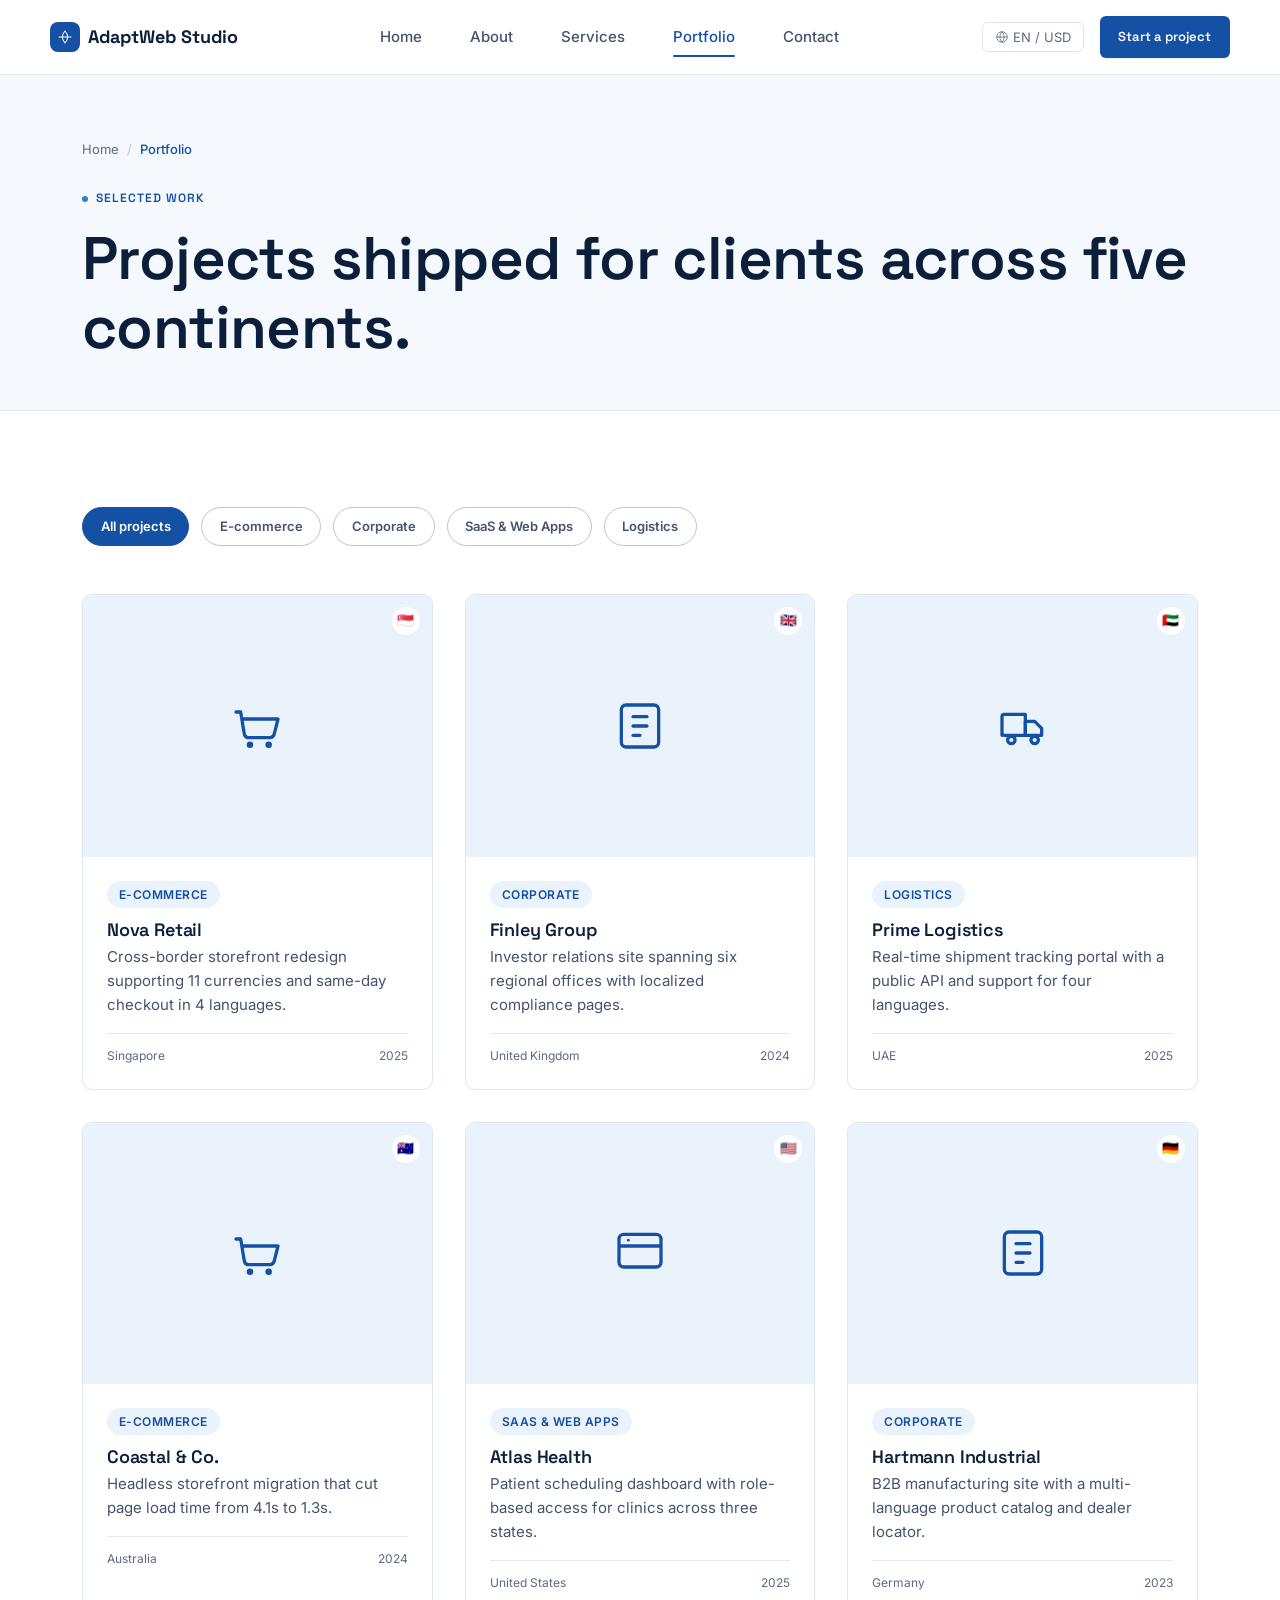
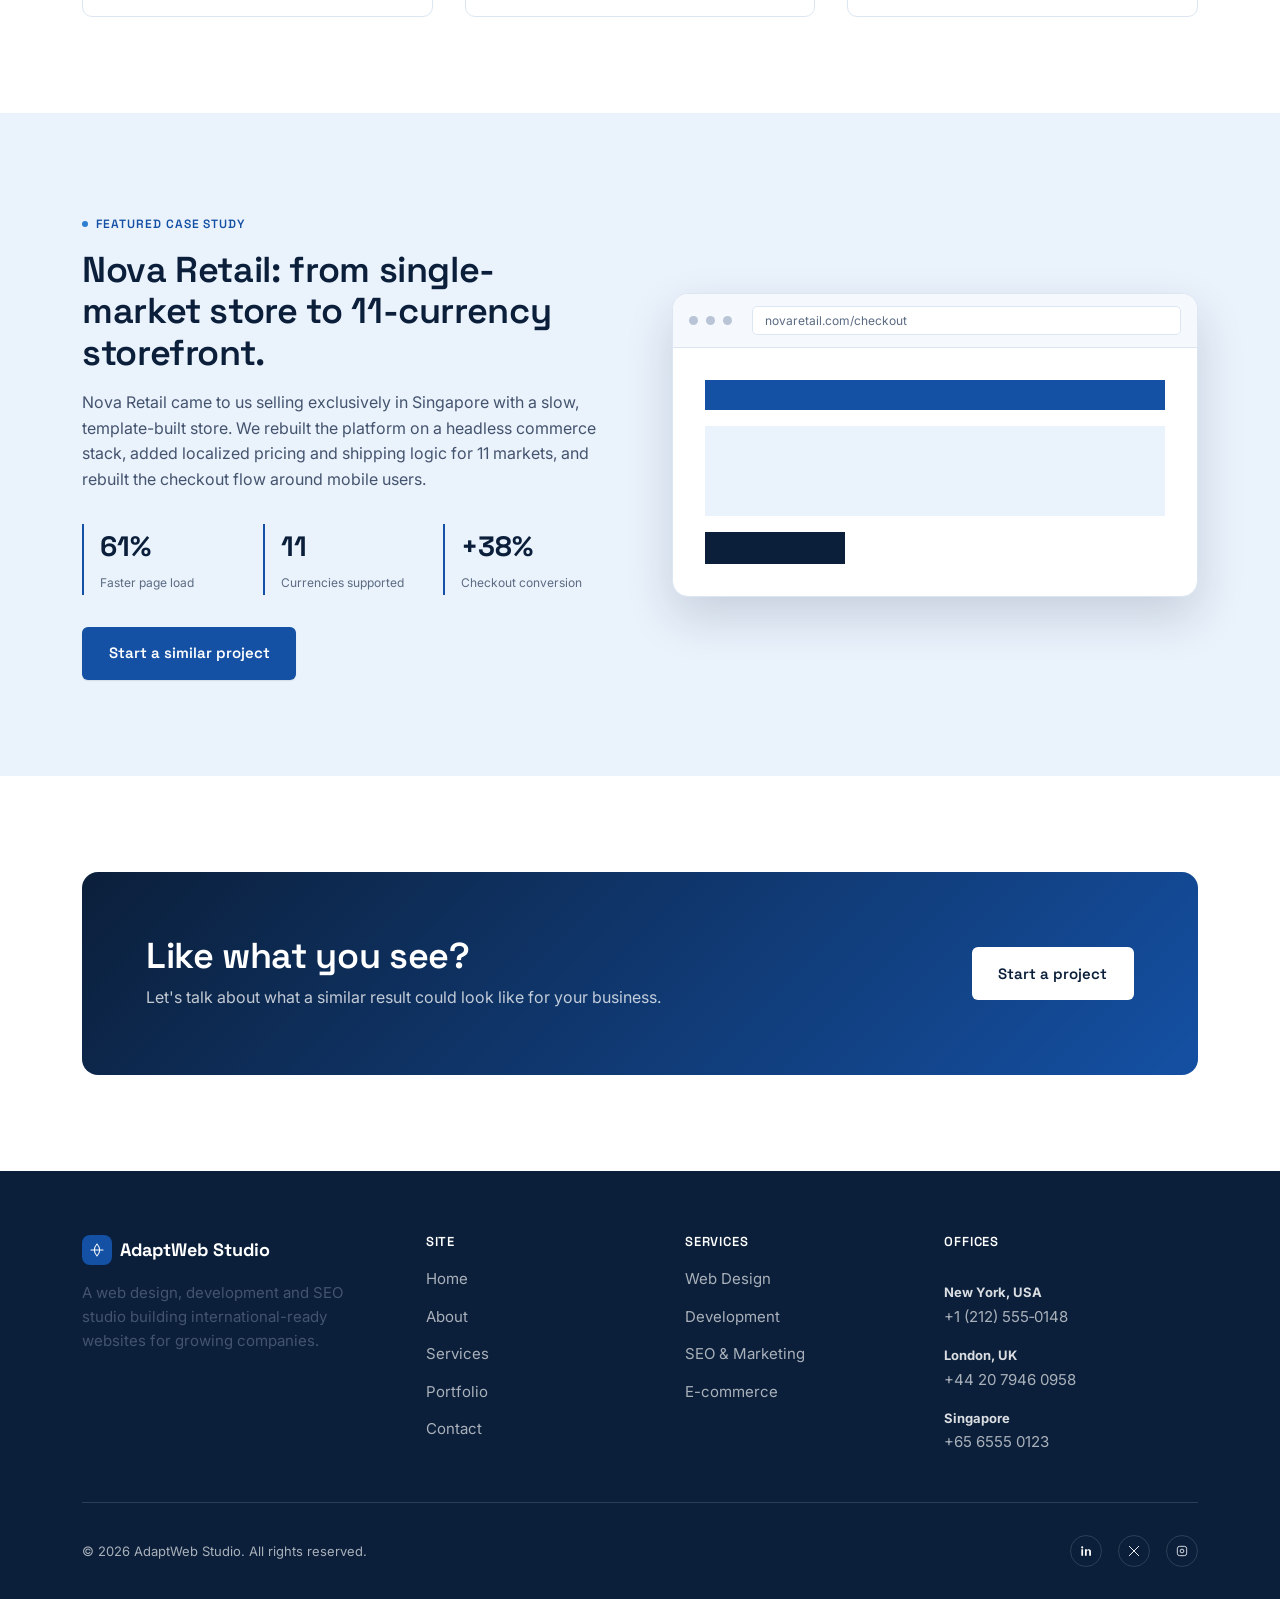
<file: portfolio.html>
<!DOCTYPE html>
<html lang="en">
<head>
  <meta charset="UTF-8">
  <meta name="viewport" content="width=device-width, initial-scale=1.0">
  <title>Portfolio — AdaptWeb Studio</title>
  <meta name="description" content="Explore websites and e-commerce projects designed and built by AdaptWeb Studio for clients across North America, Europe, the Middle East and Asia-Pacific.">

  <link rel="preconnect" href="https://fonts.googleapis.com">
  <link rel="preconnect" href="https://fonts.gstatic.com" crossorigin>
  <link href="https://fonts.googleapis.com/css2?family=Inter:wght@400;500;600;700&family=Space+Grotesk:wght@500;600;700&display=swap" rel="stylesheet">

  <link rel="stylesheet" href="css/global.css">
  <link rel="stylesheet" href="css/portfolio.css">
</head>
<body>
  <a class="skip-link" href="#main">Skip to content</a>

  <!-- ===================== HEADER ===================== -->
  <header class="site-header">
    <div class="container nav">
      <a href="index.html" class="brand">
        <span class="brand-mark">
          <svg viewBox="0 0 24 24" fill="none" xmlns="http://www.w3.org/2000/svg"><path d="M3 12h18M12 3c2.5 2.7 4 6 4 9s-1.5 6.3-4 9c-2.5-2.7-4-6-4-9s1.5-6.3 4-9z" stroke="white" stroke-width="1.6" stroke-linecap="round"/></svg>
        </span>
        AdaptWeb Studio
      </a>

      <nav class="nav-links" aria-label="Primary">
        <a href="index.html">Home</a>
        <a href="about.html">About</a>
        <a href="services.html">Services</a>
        <a href="portfolio.html">Portfolio</a>
        <a href="contact.html">Contact</a>
      </nav>

      <div class="nav-actions">
        <span class="lang-switch">
          <svg viewBox="0 0 24 24" fill="none" xmlns="http://www.w3.org/2000/svg"><circle cx="12" cy="12" r="9" stroke="currentColor" stroke-width="1.4"/><path d="M3 12h18M12 3c2.2 2.4 3.5 5.6 3.5 9s-1.3 6.6-3.5 9c-2.2-2.4-3.5-5.6-3.5-9s1.3-6.6 3.5-9z" stroke="currentColor" stroke-width="1.4"/></svg>
          EN / USD
        </span>
        <a href="contact.html" class="btn btn--primary btn--sm">Start a project</a>
      </div>

      <button class="nav-toggle" aria-label="Toggle menu" aria-expanded="false">
        <span></span><span></span><span></span>
      </button>
    </div>
  </header>

  <main id="main">
    <!-- ===================== PAGE HERO ===================== -->
    <section class="page-hero">
      <div class="container">
        <div class="breadcrumb">
          <a href="index.html">Home</a>
          <span class="sep">/</span>
          <span class="current">Portfolio</span>
        </div>
        <span class="eyebrow">Selected work</span>
        <h1>Projects shipped for clients across five continents.</h1>
      </div>
    </section>

    <!-- ===================== FILTERABLE GRID ===================== -->
    <section class="section">
      <div class="container">
        <div class="filter-bar" role="group" aria-label="Filter projects by category">
          <button class="filter-btn is-active" data-filter="all">All projects</button>
          <button class="filter-btn" data-filter="ecommerce">E-commerce</button>
          <button class="filter-btn" data-filter="corporate">Corporate</button>
          <button class="filter-btn" data-filter="saas">SaaS &amp; Web Apps</button>
          <button class="filter-btn" data-filter="logistics">Logistics</button>
        </div>

        <div class="portfolio-grid">

          <div class="portfolio-card reveal" data-category="ecommerce">
            <div class="portfolio-card__preview">
              <svg width="56" height="56" viewBox="0 0 24 24" fill="none"><path d="M3 6h2l1.6 9.6A2 2 0 008.6 17h8.8a2 2 0 002-1.6L21 9H6" stroke="#1450A3" stroke-width="1.4" stroke-linecap="round" stroke-linejoin="round"/><circle cx="9" cy="20" r="1.4" fill="#1450A3"/><circle cx="17" cy="20" r="1.4" fill="#1450A3"/></svg>
              <span class="portfolio-card__flag" aria-hidden="true">🇸🇬</span>
            </div>
            <div class="portfolio-card__body">
              <span class="tag">E-commerce</span>
              <h3>Nova Retail</h3>
              <p>Cross-border storefront redesign supporting 11 currencies and same-day checkout in 4 languages.</p>
              <div class="portfolio-card__meta">
                <span>Singapore</span>
                <span>2025</span>
              </div>
            </div>
          </div>

          <div class="portfolio-card reveal" data-category="corporate">
            <div class="portfolio-card__preview">
              <svg width="56" height="56" viewBox="0 0 24 24" fill="none"><rect x="4" y="3" width="16" height="18" rx="2" stroke="#1450A3" stroke-width="1.4"/><path d="M9 8h6M9 12h6M9 16h3" stroke="#1450A3" stroke-width="1.4" stroke-linecap="round"/></svg>
              <span class="portfolio-card__flag" aria-hidden="true">🇬🇧</span>
            </div>
            <div class="portfolio-card__body">
              <span class="tag">Corporate</span>
              <h3>Finley Group</h3>
              <p>Investor relations site spanning six regional offices with localized compliance pages.</p>
              <div class="portfolio-card__meta">
                <span>United Kingdom</span>
                <span>2024</span>
              </div>
            </div>
          </div>

          <div class="portfolio-card reveal" data-category="logistics">
            <div class="portfolio-card__preview">
              <svg width="56" height="56" viewBox="0 0 24 24" fill="none"><path d="M3 16V8a1 1 0 011-1h9v9H4a1 1 0 01-1-1z" stroke="#1450A3" stroke-width="1.4" stroke-linejoin="round"/><path d="M13 10h4l3 3v3h-7v-6z" stroke="#1450A3" stroke-width="1.4" stroke-linejoin="round"/><circle cx="7" cy="18" r="1.6" stroke="#1450A3" stroke-width="1.4"/><circle cx="17" cy="18" r="1.6" stroke="#1450A3" stroke-width="1.4"/></svg>
              <span class="portfolio-card__flag" aria-hidden="true">🇦🇪</span>
            </div>
            <div class="portfolio-card__body">
              <span class="tag">Logistics</span>
              <h3>Prime Logistics</h3>
              <p>Real-time shipment tracking portal with a public API and support for four languages.</p>
              <div class="portfolio-card__meta">
                <span>UAE</span>
                <span>2025</span>
              </div>
            </div>
          </div>

          <div class="portfolio-card reveal" data-category="ecommerce">
            <div class="portfolio-card__preview">
              <svg width="56" height="56" viewBox="0 0 24 24" fill="none"><path d="M3 6h2l1.6 9.6A2 2 0 008.6 17h8.8a2 2 0 002-1.6L21 9H6" stroke="#1450A3" stroke-width="1.4" stroke-linecap="round" stroke-linejoin="round"/><circle cx="9" cy="20" r="1.4" fill="#1450A3"/><circle cx="17" cy="20" r="1.4" fill="#1450A3"/></svg>
              <span class="portfolio-card__flag" aria-hidden="true">🇦🇺</span>
            </div>
            <div class="portfolio-card__body">
              <span class="tag">E-commerce</span>
              <h3>Coastal &amp; Co.</h3>
              <p>Headless storefront migration that cut page load time from 4.1s to 1.3s.</p>
              <div class="portfolio-card__meta">
                <span>Australia</span>
                <span>2024</span>
              </div>
            </div>
          </div>

          <div class="portfolio-card reveal" data-category="saas">
            <div class="portfolio-card__preview">
              <svg width="56" height="56" viewBox="0 0 24 24" fill="none"><rect x="3" y="4" width="18" height="14" rx="2" stroke="#1450A3" stroke-width="1.4"/><path d="M3 9h18" stroke="#1450A3" stroke-width="1.4"/><circle cx="7" cy="6.5" r="0.6" fill="#1450A3"/></svg>
              <span class="portfolio-card__flag" aria-hidden="true">🇺🇸</span>
            </div>
            <div class="portfolio-card__body">
              <span class="tag">SaaS &amp; Web Apps</span>
              <h3>Atlas Health</h3>
              <p>Patient scheduling dashboard with role-based access for clinics across three states.</p>
              <div class="portfolio-card__meta">
                <span>United States</span>
                <span>2025</span>
              </div>
            </div>
          </div>

          <div class="portfolio-card reveal" data-category="corporate">
            <div class="portfolio-card__preview">
              <svg width="56" height="56" viewBox="0 0 24 24" fill="none"><rect x="4" y="3" width="16" height="18" rx="2" stroke="#1450A3" stroke-width="1.4"/><path d="M9 8h6M9 12h6M9 16h3" stroke="#1450A3" stroke-width="1.4" stroke-linecap="round"/></svg>
              <span class="portfolio-card__flag" aria-hidden="true">🇩🇪</span>
            </div>
            <div class="portfolio-card__body">
              <span class="tag">Corporate</span>
              <h3>Hartmann Industrial</h3>
              <p>B2B manufacturing site with a multi-language product catalog and dealer locator.</p>
              <div class="portfolio-card__meta">
                <span>Germany</span>
                <span>2023</span>
              </div>
            </div>
          </div>

        </div>
      </div>
    </section>

    <!-- ===================== CASE STUDY HIGHLIGHT ===================== -->
    <section class="section section--tint">
      <div class="container case-highlight">
        <div>
          <span class="eyebrow">Featured case study</span>
          <h2>Nova Retail: from single-market store to 11-currency storefront.</h2>
          <p style="margin-top: var(--sp-4);">Nova Retail came to us selling exclusively in Singapore with a slow, template-built store. We rebuilt the platform on a headless commerce stack, added localized pricing and shipping logic for 11 markets, and rebuilt the checkout flow around mobile users.</p>

          <div class="case-stats">
            <div class="case-stat reveal">
              <span class="num">61%</span>
              <span class="label">Faster page load</span>
            </div>
            <div class="case-stat reveal">
              <span class="num">11</span>
              <span class="label">Currencies supported</span>
            </div>
            <div class="case-stat reveal">
              <span class="num">+38%</span>
              <span class="label">Checkout conversion</span>
            </div>
          </div>

          <a href="contact.html" class="btn btn--primary">Start a similar project</a>
        </div>

        <div class="browser-frame reveal">
          <div class="browser-frame__bar">
            <span class="browser-frame__dot"></span>
            <span class="browser-frame__dot"></span>
            <span class="browser-frame__dot"></span>
            <span class="browser-frame__url">novaretail.com/checkout</span>
          </div>
          <div class="browser-frame__body">
            <div class="assembly-block" style="background:#1450A3; height:30px; opacity:1; transform:scaleX(1);"></div>
            <div class="assembly-block" style="height:90px; background:#EAF2FC; margin-top:16px; opacity:1; transform:scaleX(1);"></div>
            <div class="assembly-block" style="width:60%; margin-top:16px; opacity:1; transform:scaleX(1);"></div>
            <div class="assembly-block" style="width:140px; height:32px; background:#0B1F3A; margin-top:12px; opacity:1; transform:scaleX(1);"></div>
          </div>
        </div>
      </div>
    </section>

    <!-- ===================== CTA ===================== -->
    <section class="section">
      <div class="container">
        <div class="cta-band reveal">
          <div>
            <h2>Like what you see?</h2>
            <p>Let's talk about what a similar result could look like for your business.</p>
          </div>
          <div class="cta-band-actions">
            <a href="contact.html" class="btn btn--on-dark">Start a project</a>
          </div>
        </div>
      </div>
    </section>
  </main>

  <!-- ===================== FOOTER ===================== -->
  <footer class="site-footer">
    <div class="container">
      <div class="footer-grid">
        <div class="footer-brand">
          <a href="index.html" class="brand">
            <span class="brand-mark">
              <svg viewBox="0 0 24 24" fill="none"><path d="M3 12h18M12 3c2.5 2.7 4 6 4 9s-1.5 6.3-4 9c-2.5-2.7-4-6-4-9s1.5-6.3 4-9z" stroke="white" stroke-width="1.6" stroke-linecap="round"/></svg>
            </span>
            AdaptWeb Studio
          </a>
          <p>A web design, development and SEO studio building international-ready websites for growing companies.</p>
        </div>
        <div class="footer-col">
          <h4>Site</h4>
          <ul>
            <li><a href="index.html">Home</a></li>
            <li><a href="about.html">About</a></li>
            <li><a href="services.html">Services</a></li>
            <li><a href="portfolio.html">Portfolio</a></li>
            <li><a href="contact.html">Contact</a></li>
          </ul>
        </div>
        <div class="footer-col">
          <h4>Services</h4>
          <ul>
            <li><a href="services.html">Web Design</a></li>
            <li><a href="services.html">Development</a></li>
            <li><a href="services.html">SEO &amp; Marketing</a></li>
            <li><a href="services.html">E-commerce</a></li>
          </ul>
        </div>
        <div class="footer-col footer-offices">
          <h4>Offices</h4>
          <div class="footer-office">
            <strong>New York, USA</strong>
            +1 (212) 555‑0148
          </div>
          <div class="footer-office">
            <strong>London, UK</strong>
            +44 20 7946 0958
          </div>
          <div class="footer-office">
            <strong>Singapore</strong>
            +65 6555 0123
          </div>
        </div>
      </div>

      <div class="footer-bottom">
        <span>© <span data-current-year>2026</span> AdaptWeb Studio. All rights reserved.</span>
        <div class="footer-socials">
          <a href="#" aria-label="LinkedIn"><svg viewBox="0 0 24 24" fill="none"><path d="M4 9h3v11H4V9zM5.5 4a1.8 1.8 0 110 3.6A1.8 1.8 0 015.5 4zM10.5 9h3v1.6c.6-1 1.7-1.8 3.3-1.8 3 0 3.7 1.9 3.7 4.5V20h-3v-6c0-1.4 0-3.2-2-3.2s-2.3 1.5-2.3 3.1V20h-3V9z" fill="white"/></svg></a>
          <a href="#" aria-label="X / Twitter"><svg viewBox="0 0 24 24" fill="none"><path d="M4 4l16 16M20 4L4 20" stroke="white" stroke-width="1.6" stroke-linecap="round"/></svg></a>
          <a href="#" aria-label="Instagram"><svg viewBox="0 0 24 24" fill="none"><rect x="4" y="4" width="16" height="16" rx="4" stroke="white" stroke-width="1.4"/><circle cx="12" cy="12" r="3.2" stroke="white" stroke-width="1.4"/></svg></a>
        </div>
      </div>
    </div>
  </footer>

  <script src="js/global.js"></script>
  <script src="js/portfolio.js"></script>
</body>
</html>
</file>
<file: css/global.css>
/* ============================================================
   AdaptWeb Studio — Global Stylesheet
   Design tokens, base styles, layout system, shared components.
   Page-specific styles live in their own /css/<page>.css file.
   ============================================================ */

/* ---------- 1. Design Tokens ---------- */
:root {
  /* Color */
  --ink-900: #0B1F3A;      /* deep navy — primary text, dark sections */
  --ink-700: #142C4F;      /* secondary dark surface */
  --blue-700: #1450A3;     /* brand blue — primary actions, links */
  --blue-600: #1B5FC0;     /* hover state for brand blue */
  --blue-500: #2D7DD2;     /* accent blue — highlights, icons */
  --sky-100:  #EAF2FC;     /* pale tint — section backgrounds */
  --sky-50:   #F5F9FE;     /* faintest tint — alt backgrounds */
  --white:    #FFFFFF;
  --slate-600: #44546E;    /* body text on light backgrounds */
  --slate-500: #5B6B82;    /* secondary / muted text */
  --slate-300: #B9C5D6;    /* borders, dividers on light bg */
  --slate-200: #DCE6F2;    /* faint borders */
  --success-600: #1A8754;
  --line: rgba(11, 31, 58, 0.10);
  --line-dark: rgba(255, 255, 255, 0.14);

  /* Typography */
  --font-display: "Space Grotesk", "Helvetica Neue", Arial, sans-serif;
  --font-body: "Inter", "Helvetica Neue", Arial, sans-serif;

  --fs-2xs: 0.75rem;
  --fs-xs: 0.8125rem;
  --fs-sm: 0.9375rem;
  --fs-base: 1rem;
  --fs-md: 1.125rem;
  --fs-lg: 1.375rem;
  --fs-xl: 1.75rem;
  --fs-2xl: 2.25rem;
  --fs-3xl: 3rem;
  --fs-4xl: 3.75rem;

  /* Spacing scale */
  --sp-1: 0.25rem;
  --sp-2: 0.5rem;
  --sp-3: 0.75rem;
  --sp-4: 1rem;
  --sp-5: 1.5rem;
  --sp-6: 2rem;
  --sp-7: 3rem;
  --sp-8: 4rem;
  --sp-9: 6rem;
  --sp-10: 8rem;

  /* Layout */
  --container-max: 1180px;
  --radius-sm: 6px;
  --radius-md: 10px;
  --radius-lg: 16px;
  --shadow-sm: 0 1px 2px rgba(11, 31, 58, 0.06), 0 1px 1px rgba(11, 31, 58, 0.04);
  --shadow-md: 0 8px 24px rgba(11, 31, 58, 0.10);
  --shadow-lg: 0 20px 48px rgba(11, 31, 58, 0.16);
  --ease: cubic-bezier(0.4, 0, 0.2, 1);
}

/* ---------- 2. Reset ---------- */
*, *::before, *::after { box-sizing: border-box; }
html, body, h1, h2, h3, h4, h5, h6, p, ul, ol, figure, blockquote { margin: 0; }
ul, ol { padding: 0; list-style: none; }
img, svg, video { display: block; max-width: 100%; }
a { color: inherit; text-decoration: none; }
button { font: inherit; cursor: pointer; }
input, textarea, select { font: inherit; }

html {
  scroll-behavior: smooth;
  -webkit-text-size-adjust: 100%;
}

@media (prefers-reduced-motion: reduce) {
  html { scroll-behavior: auto; }
  *, *::before, *::after {
    animation-duration: 0.001ms !important;
    animation-iteration-count: 1 !important;
    transition-duration: 0.001ms !important;
    scroll-behavior: auto !important;
  }
}

body {
  font-family: var(--font-body);
  font-size: var(--fs-base);
  color: var(--slate-600);
  background: var(--white);
  line-height: 1.6;
  -webkit-font-smoothing: antialiased;
}

h1, h2, h3, h4 {
  font-family: var(--font-display);
  color: var(--ink-900);
  line-height: 1.15;
  letter-spacing: -0.01em;
}

h1 { font-size: var(--fs-4xl); font-weight: 600; }
h2 { font-size: var(--fs-2xl); font-weight: 600; }
h3 { font-size: var(--fs-lg); font-weight: 600; }
h4 { font-size: var(--fs-md); font-weight: 600; }

p { color: var(--slate-600); }

.text-muted { color: var(--slate-500); }
.text-accent { color: var(--blue-700); }

/* Visible keyboard focus everywhere */
a:focus-visible,
button:focus-visible,
input:focus-visible,
textarea:focus-visible,
select:focus-visible {
  outline: 2px solid var(--blue-500);
  outline-offset: 3px;
  border-radius: var(--radius-sm);
}

/* ---------- 3. Layout helpers ---------- */
.container {
  width: 100%;
  max-width: var(--container-max);
  margin: 0 auto;
  padding: 0 var(--sp-6);
}

.section {
  padding: var(--sp-9) 0;
}

.section--tight { padding: var(--sp-7) 0; }
.section--alt { background: var(--sky-50); }
.section--tint { background: var(--sky-100); }
.section--dark { background: var(--ink-900); color: rgba(255,255,255,0.82); }
.section--dark h2, .section--dark h3, .section--dark h4 { color: var(--white); }
.section--dark p { color: rgba(255,255,255,0.68); }

.section-head {
  max-width: 640px;
  margin-bottom: var(--sp-7);
}

.section-head--center {
  margin-left: auto;
  margin-right: auto;
  text-align: center;
}

.eyebrow {
  display: inline-flex;
  align-items: center;
  gap: var(--sp-2);
  font-family: var(--font-display);
  font-size: var(--fs-2xs);
  font-weight: 600;
  letter-spacing: 0.08em;
  text-transform: uppercase;
  color: var(--blue-700);
  margin-bottom: var(--sp-4);
}

.eyebrow::before {
  content: "";
  width: 6px;
  height: 6px;
  border-radius: 50%;
  background: var(--blue-500);
  flex-shrink: 0;
}

.section--dark .eyebrow { color: #7CB3F0; }

.grid {
  display: grid;
  gap: var(--sp-6);
}

.grid-2 { grid-template-columns: repeat(2, 1fr); }
.grid-3 { grid-template-columns: repeat(3, 1fr); }
.grid-4 { grid-template-columns: repeat(4, 1fr); }

@media (max-width: 980px) {
  .grid-4 { grid-template-columns: repeat(2, 1fr); }
  .grid-3 { grid-template-columns: repeat(2, 1fr); }
}

@media (max-width: 640px) {
  .grid-2, .grid-3, .grid-4 { grid-template-columns: 1fr; }
}

/* ---------- 4. Buttons ---------- */
.btn {
  display: inline-flex;
  align-items: center;
  justify-content: center;
  gap: var(--sp-2);
  font-family: var(--font-display);
  font-size: var(--fs-sm);
  font-weight: 600;
  padding: 0.85rem 1.6rem;
  border-radius: var(--radius-sm);
  border: 1px solid transparent;
  transition: transform 0.15s var(--ease), box-shadow 0.15s var(--ease), background 0.15s var(--ease), border-color 0.15s var(--ease), color 0.15s var(--ease);
  white-space: nowrap;
}

.btn--primary {
  background: var(--blue-700);
  color: var(--white);
  box-shadow: var(--shadow-sm);
}
.btn--primary:hover { background: var(--blue-600); box-shadow: var(--shadow-md); transform: translateY(-1px); }

.btn--ghost {
  background: transparent;
  color: var(--ink-900);
  border-color: var(--slate-300);
}
.btn--ghost:hover { border-color: var(--blue-700); color: var(--blue-700); }

.btn--on-dark {
  background: var(--white);
  color: var(--ink-900);
}
.btn--on-dark:hover { background: var(--sky-100); }

.btn--ghost-on-dark {
  background: transparent;
  color: var(--white);
  border-color: rgba(255,255,255,0.3);
}
.btn--ghost-on-dark:hover { border-color: var(--white); }

.btn--block { width: 100%; }
.btn--sm { padding: 0.6rem 1.1rem; font-size: var(--fs-xs); }

.btn-arrow { transition: transform 0.15s var(--ease); }
.btn:hover .btn-arrow { transform: translateX(3px); }

/* ---------- 5. Header / Navigation ---------- */
.site-header {
  position: sticky;
  top: 0;
  z-index: 100;
  background: rgba(255, 255, 255, 0.92);
  backdrop-filter: blur(10px);
  border-bottom: 1px solid var(--line);
}

.nav {
  display: flex;
  align-items: center;
  justify-content: space-between;
  padding: var(--sp-4) 0;
}

.brand {
  display: flex;
  align-items: center;
  gap: var(--sp-2);
  font-family: var(--font-display);
  font-weight: 700;
  font-size: var(--fs-md);
  color: var(--ink-900);
}

.brand-mark {
  width: 30px;
  height: 30px;
  border-radius: 8px;
  background: var(--blue-700);
  display: flex;
  align-items: center;
  justify-content: center;
  flex-shrink: 0;
}

.brand-mark svg { width: 16px; height: 16px; }

.nav-links {
  display: flex;
  align-items: center;
  gap: var(--sp-7);
}

.nav-links a {
  font-size: var(--fs-sm);
  font-weight: 500;
  color: var(--slate-600);
  position: relative;
  padding: var(--sp-1) 0;
  transition: color 0.15s var(--ease);
}

.nav-links a:hover { color: var(--ink-900); }

.nav-links a.is-active { color: var(--blue-700); }
.nav-links a.is-active::after {
  content: "";
  position: absolute;
  left: 0; right: 0; bottom: -4px;
  height: 2px;
  background: var(--blue-700);
  border-radius: 2px;
}

.nav-actions {
  display: flex;
  align-items: center;
  gap: var(--sp-4);
}

.nav-toggle {
  display: none;
  flex-direction: column;
  gap: 4px;
  background: none;
  border: none;
  padding: var(--sp-2);
}

.nav-toggle span {
  width: 22px;
  height: 2px;
  background: var(--ink-900);
  border-radius: 2px;
  transition: transform 0.2s var(--ease), opacity 0.2s var(--ease);
}

@media (max-width: 860px) {
  .nav-toggle { display: flex; }
  .nav-links {
    position: absolute;
    top: 100%;
    left: 0;
    right: 0;
    flex-direction: column;
    align-items: flex-start;
    gap: var(--sp-5);
    background: var(--white);
    border-bottom: 1px solid var(--line);
    padding: var(--sp-6);
    transform: translateY(-8px);
    opacity: 0;
    visibility: hidden;
    transition: opacity 0.2s var(--ease), transform 0.2s var(--ease), visibility 0.2s;
  }
  .nav-links.is-open {
    transform: translateY(0);
    opacity: 1;
    visibility: visible;
  }
  .nav-actions .btn { display: none; }
  .nav-actions .lang-switch { display: none; }
}

/* International language / region switch */
.lang-switch {
  display: flex;
  align-items: center;
  gap: var(--sp-1);
  font-size: var(--fs-xs);
  color: var(--slate-500);
  border: 1px solid var(--slate-200);
  border-radius: var(--radius-sm);
  padding: var(--sp-1) var(--sp-3);
}

.lang-switch svg { width: 14px; height: 14px; }

/* ---------- 6. Browser-frame signature motif ---------- */
.browser-frame {
  background: var(--white);
  border-radius: var(--radius-lg);
  border: 1px solid var(--slate-200);
  box-shadow: var(--shadow-lg);
  overflow: hidden;
}

.browser-frame__bar {
  display: flex;
  align-items: center;
  gap: var(--sp-2);
  padding: var(--sp-3) var(--sp-4);
  background: var(--sky-50);
  border-bottom: 1px solid var(--slate-200);
}

.browser-frame__dot {
  width: 9px;
  height: 9px;
  border-radius: 50%;
  background: var(--slate-300);
}

.browser-frame__url {
  flex: 1;
  margin-left: var(--sp-3);
  background: var(--white);
  border: 1px solid var(--slate-200);
  border-radius: 5px;
  padding: 4px var(--sp-3);
  font-size: var(--fs-2xs);
  color: var(--slate-500);
  font-family: var(--font-body);
}

.browser-frame__body {
  padding: var(--sp-6);
}

/* ---------- 7. Cards ---------- */
.card {
  background: var(--white);
  border: 1px solid var(--slate-200);
  border-radius: var(--radius-md);
  padding: var(--sp-6);
  transition: box-shadow 0.2s var(--ease), transform 0.2s var(--ease), border-color 0.2s var(--ease);
}

.card:hover {
  box-shadow: var(--shadow-md);
  border-color: var(--slate-300);
  transform: translateY(-2px);
}

.card-icon {
  width: 44px;
  height: 44px;
  border-radius: var(--radius-sm);
  background: var(--sky-100);
  display: flex;
  align-items: center;
  justify-content: center;
  margin-bottom: var(--sp-5);
}

.card-icon svg { width: 22px; height: 22px; color: var(--blue-700); }

.card h3 { margin-bottom: var(--sp-2); }
.card p { font-size: var(--fs-sm); }

/* ---------- 8. Stats strip ---------- */
.stats-strip {
  display: grid;
  grid-template-columns: repeat(4, 1fr);
  gap: var(--sp-6);
  border-top: 1px solid var(--line);
  border-bottom: 1px solid var(--line);
  padding: var(--sp-7) 0;
}

.stat-block { text-align: left; }

.stat-num {
  font-family: var(--font-display);
  font-size: var(--fs-2xl);
  font-weight: 700;
  color: var(--blue-700);
  display: block;
}

.stat-label {
  font-size: var(--fs-xs);
  color: var(--slate-500);
  margin-top: var(--sp-1);
}

@media (max-width: 760px) {
  .stats-strip { grid-template-columns: repeat(2, 1fr); }
}

/* ---------- 9. Forms ---------- */
.field {
  margin-bottom: var(--sp-5);
}

.field label {
  display: block;
  font-size: var(--fs-xs);
  font-weight: 600;
  color: var(--ink-900);
  margin-bottom: var(--sp-2);
}

.field .hint {
  font-size: var(--fs-2xs);
  color: var(--slate-500);
  margin-top: var(--sp-1);
  display: block;
}

.field input,
.field textarea,
.field select {
  width: 100%;
  border: 1px solid var(--slate-300);
  border-radius: var(--radius-sm);
  padding: 0.7rem var(--sp-4);
  font-size: var(--fs-sm);
  color: var(--ink-900);
  background: var(--white);
  transition: border-color 0.15s var(--ease), box-shadow 0.15s var(--ease);
}

.field input:focus,
.field textarea:focus,
.field select:focus {
  border-color: var(--blue-500);
  box-shadow: 0 0 0 3px rgba(45, 125, 210, 0.15);
  outline: none;
}

.field textarea { resize: vertical; min-height: 120px; }

.field-row {
  display: grid;
  grid-template-columns: 1fr 1fr;
  gap: var(--sp-4);
}

@media (max-width: 640px) {
  .field-row { grid-template-columns: 1fr; }
}

.form-status {
  font-size: var(--fs-sm);
  padding: var(--sp-3) var(--sp-4);
  border-radius: var(--radius-sm);
  margin-top: var(--sp-4);
  display: none;
}

.form-status.is-visible { display: block; }
.form-status.is-success { background: rgba(26, 135, 84, 0.1); color: var(--success-600); }
.form-status.is-error { background: rgba(200, 40, 40, 0.08); color: #B02A2A; }

/* ---------- 10. Footer ---------- */
.site-footer {
  background: var(--ink-900);
  color: rgba(255,255,255,0.65);
  padding: var(--sp-8) 0 var(--sp-6);
}

.footer-grid {
  display: grid;
  grid-template-columns: 1.4fr 1fr 1fr 1.2fr;
  gap: var(--sp-7);
  padding-bottom: var(--sp-7);
  border-bottom: 1px solid var(--line-dark);
}

.footer-brand .brand { color: var(--white); margin-bottom: var(--sp-4); }
.footer-brand p { font-size: var(--fs-sm); max-width: 280px; }

.footer-col h4 {
  color: var(--white);
  font-size: var(--fs-xs);
  text-transform: uppercase;
  letter-spacing: 0.06em;
  margin-bottom: var(--sp-4);
}

.footer-col ul { display: flex; flex-direction: column; gap: var(--sp-3); }
.footer-col a { font-size: var(--fs-sm); transition: color 0.15s var(--ease); }
.footer-col a:hover { color: var(--white); }

.footer-offices { display: flex; flex-direction: column; gap: var(--sp-4); }
.footer-office { font-size: var(--fs-sm); }
.footer-office strong { color: rgba(255,255,255,0.85); display: block; font-size: var(--fs-xs); margin-bottom: 2px; }

.footer-bottom {
  display: flex;
  align-items: center;
  justify-content: space-between;
  padding-top: var(--sp-6);
  font-size: var(--fs-xs);
}

.footer-socials { display: flex; gap: var(--sp-4); }
.footer-socials a {
  width: 32px;
  height: 32px;
  border-radius: 50%;
  border: 1px solid var(--line-dark);
  display: flex;
  align-items: center;
  justify-content: center;
  transition: border-color 0.15s var(--ease), background 0.15s var(--ease);
}
.footer-socials a:hover { background: rgba(255,255,255,0.06); border-color: rgba(255,255,255,0.3); }
.footer-socials svg { width: 14px; height: 14px; }

@media (max-width: 900px) {
  .footer-grid { grid-template-columns: 1fr 1fr; }
}
@media (max-width: 560px) {
  .footer-grid { grid-template-columns: 1fr; }
  .footer-bottom { flex-direction: column; gap: var(--sp-4); align-items: flex-start; }
}

/* ---------- 11. CTA band (reused across pages) ---------- */
.cta-band {
  background: linear-gradient(135deg, var(--ink-900) 0%, var(--blue-700) 100%);
  border-radius: var(--radius-lg);
  padding: var(--sp-8);
  display: flex;
  align-items: center;
  justify-content: space-between;
  gap: var(--sp-6);
  color: var(--white);
}

.cta-band h2 { color: var(--white); margin-bottom: var(--sp-2); }
.cta-band p { color: rgba(255,255,255,0.75); }
.cta-band-actions { display: flex; gap: var(--sp-4); flex-shrink: 0; }

@media (max-width: 760px) {
  .cta-band { flex-direction: column; text-align: center; padding: var(--sp-7); }
  .cta-band-actions { flex-direction: column; width: 100%; }
}

/* ---------- 12. Breadcrumb / page header (used on inner pages) ---------- */
.page-hero {
  padding: var(--sp-8) 0 var(--sp-7);
  background: var(--sky-50);
  border-bottom: 1px solid var(--line);
}

.breadcrumb {
  display: flex;
  align-items: center;
  gap: var(--sp-2);
  font-size: var(--fs-xs);
  color: var(--slate-500);
  margin-bottom: var(--sp-5);
}

.breadcrumb a { color: var(--slate-500); }
.breadcrumb a:hover { color: var(--blue-700); }
.breadcrumb .sep { color: var(--slate-300); }
.breadcrumb .current { color: var(--blue-700); font-weight: 500; }

/* ---------- 13. Reveal-on-scroll utility (driven by global.js) ---------- */
.reveal {
  opacity: 0;
  transform: translateY(16px);
  transition: opacity 0.6s var(--ease), transform 0.6s var(--ease);
}
.reveal.is-visible {
  opacity: 1;
  transform: translateY(0);
}

/* ---------- 14. Misc utilities ---------- */
.flex { display: flex; }
.flex-center { display: flex; align-items: center; justify-content: center; }
.gap-2 { gap: var(--sp-2); }
.gap-3 { gap: var(--sp-3); }
.gap-4 { gap: var(--sp-4); }
.mt-4 { margin-top: var(--sp-4); }
.mt-6 { margin-top: var(--sp-6); }
.mb-4 { margin-bottom: var(--sp-4); }
.mb-6 { margin-bottom: var(--sp-6); }
.tag {
  display: inline-block;
  font-size: var(--fs-2xs);
  font-weight: 600;
  letter-spacing: 0.04em;
  text-transform: uppercase;
  color: var(--blue-700);
  background: var(--sky-100);
  border-radius: 999px;
  padding: 4px 12px;
}

.divider {
  height: 1px;
  background: var(--line);
  border: none;
  margin: var(--sp-7) 0;
}

.skip-link {
  position: absolute;
  left: -999px;
  top: 0;
  background: var(--blue-700);
  color: var(--white);
  padding: var(--sp-2) var(--sp-4);
  z-index: 200;
  border-radius: var(--radius-sm);
}
.skip-link:focus { left: var(--sp-4); top: var(--sp-4); }
</file>
<file: css/home.css>
/* ============================================================
   Home page styles
   ============================================================ */

/* ---------- Hero ---------- */
.hero {
  padding: var(--sp-9) 0 var(--sp-8);
  background: linear-gradient(180deg, var(--sky-50) 0%, var(--white) 100%);
  overflow: hidden;
}

.hero-grid {
  display: grid;
  grid-template-columns: 1fr 1fr;
  gap: var(--sp-8);
  align-items: center;
}

.hero-copy h1 { margin-bottom: var(--sp-5); }
.hero-copy .lede {
  font-size: var(--fs-md);
  color: var(--slate-600);
  max-width: 480px;
  margin-bottom: var(--sp-6);
}

.hero-actions {
  display: flex;
  align-items: center;
  gap: var(--sp-5);
  margin-bottom: var(--sp-7);
}

.hero-trust {
  display: flex;
  align-items: center;
  gap: var(--sp-4);
  font-size: var(--fs-xs);
  color: var(--slate-500);
}

.hero-trust-flags {
  display: flex;
  gap: var(--sp-2);
  font-size: 1.1rem;
}

/* ---------- Hero browser-frame animation ---------- */
.hero-visual { position: relative; }

.hero-visual .browser-frame {
  max-width: 480px;
  margin: 0 auto;
}

.assembly-block {
  height: 14px;
  border-radius: 4px;
  background: var(--sky-100);
  margin-bottom: var(--sp-3);
  opacity: 0;
  transform: scaleX(0);
  transform-origin: left;
  animation: assemble 0.5s var(--ease) forwards;
}

.assembly-block--header {
  height: 34px;
  background: var(--blue-700);
  border-radius: 6px;
  animation-delay: 0.1s;
}
.assembly-block--hero {
  height: 64px;
  background: linear-gradient(120deg, var(--blue-500), var(--blue-700));
  border-radius: 8px;
  margin-top: var(--sp-4);
  animation-delay: 0.35s;
}
.assembly-block--line1 { width: 92%; margin-top: var(--sp-5); animation-delay: 0.6s; }
.assembly-block--line2 { width: 70%; animation-delay: 0.72s; }
.assembly-block--btn {
  width: 130px;
  height: 32px;
  background: var(--ink-900);
  border-radius: 6px;
  margin-top: var(--sp-4);
  animation-delay: 0.88s;
}

@keyframes assemble {
  to { opacity: 1; transform: scaleX(1); }
}

@media (prefers-reduced-motion: reduce) {
  .assembly-block { animation: none; opacity: 1; transform: scaleX(1); }
}

.hero-badge {
  position: absolute;
  top: -14px;
  right: 6%;
  background: var(--white);
  border: 1px solid var(--slate-200);
  border-radius: var(--radius-md);
  box-shadow: var(--shadow-md);
  padding: var(--sp-3) var(--sp-4);
  display: flex;
  align-items: center;
  gap: var(--sp-2);
  font-size: var(--fs-xs);
  font-weight: 600;
  color: var(--ink-900);
}

.hero-badge svg { width: 16px; height: 16px; color: var(--success-600); flex-shrink: 0; }

@media (max-width: 900px) {
  .hero-grid { grid-template-columns: 1fr; }
  .hero-visual { order: -1; }
  .hero-badge { display: none; }
}

/* ---------- Logo strip ---------- */
.logo-strip {
  padding: var(--sp-6) 0;
  border-top: 1px solid var(--line);
  border-bottom: 1px solid var(--line);
}

.logo-strip-label {
  font-size: var(--fs-2xs);
  text-transform: uppercase;
  letter-spacing: 0.08em;
  color: var(--slate-500);
  margin-bottom: var(--sp-5);
  text-align: center;
}

.logo-row {
  display: flex;
  align-items: center;
  justify-content: space-between;
  gap: var(--sp-6);
  flex-wrap: wrap;
}

.logo-row span {
  font-family: var(--font-display);
  font-weight: 600;
  font-size: var(--fs-md);
  color: var(--slate-300);
  letter-spacing: -0.01em;
}

/* ---------- Process timeline (real sequence -> numbering is justified) ---------- */
.process-list {
  display: flex;
  flex-direction: column;
}

.process-item {
  display: grid;
  grid-template-columns: 64px 1fr;
  gap: var(--sp-6);
  padding: var(--sp-6) 0;
  border-top: 1px solid var(--line);
}

.process-item:first-child { border-top: none; }

.process-num {
  font-family: var(--font-display);
  font-size: var(--fs-lg);
  font-weight: 700;
  color: var(--slate-300);
}

.process-body h3 { margin-bottom: var(--sp-2); }
.process-body p { font-size: var(--fs-sm); max-width: 520px; }

/* ---------- Work preview cards ---------- */
.work-card {
  border-radius: var(--radius-md);
  overflow: hidden;
  border: 1px solid var(--slate-200);
  transition: box-shadow 0.2s var(--ease), transform 0.2s var(--ease);
}
.work-card:hover { box-shadow: var(--shadow-md); transform: translateY(-3px); }

.work-card__preview {
  aspect-ratio: 16/10;
  background: var(--sky-100);
  display: flex;
  align-items: center;
  justify-content: center;
  position: relative;
}

.work-card__body { padding: var(--sp-5); }
.work-card__tag { margin-bottom: var(--sp-3); }
.work-card__body h3 { margin-bottom: var(--sp-1); font-size: var(--fs-md); }
.work-card__body p { font-size: var(--fs-sm); }

/* ---------- Testimonial ---------- */
.testimonial-grid {
  display: grid;
  grid-template-columns: repeat(3, 1fr);
  gap: var(--sp-5);
}

.testimonial-card {
  background: var(--white);
  border: 1px solid var(--slate-200);
  border-radius: var(--radius-md);
  padding: var(--sp-6);
}

.testimonial-quote {
  font-size: var(--fs-sm);
  color: var(--ink-900);
  margin-bottom: var(--sp-5);
}

.testimonial-person {
  display: flex;
  align-items: center;
  gap: var(--sp-3);
}

.testimonial-avatar {
  width: 38px;
  height: 38px;
  border-radius: 50%;
  background: var(--blue-700);
  color: var(--white);
  display: flex;
  align-items: center;
  justify-content: center;
  font-family: var(--font-display);
  font-weight: 600;
  font-size: var(--fs-xs);
  flex-shrink: 0;
}

.testimonial-person .name { font-size: var(--fs-sm); font-weight: 600; color: var(--ink-900); }
.testimonial-person .role { font-size: var(--fs-2xs); color: var(--slate-500); }

@media (max-width: 900px) {
  .testimonial-grid { grid-template-columns: 1fr; }
}
</file>
<file: css/about.css>
/* ============================================================
   About page styles
   ============================================================ */

/* ---------- Story / mission split ---------- */
.story-grid {
  display: grid;
  grid-template-columns: 1fr 1fr;
  gap: var(--sp-8);
  align-items: start;
}

.story-grid h2 { margin-bottom: var(--sp-5); }
.story-grid p + p { margin-top: var(--sp-4); }

.story-figure {
  background: var(--sky-100);
  border-radius: var(--radius-lg);
  padding: var(--sp-7);
  display: flex;
  flex-direction: column;
  gap: var(--sp-5);
}

.story-figure-row {
  display: flex;
  align-items: baseline;
  gap: var(--sp-3);
  padding-bottom: var(--sp-5);
  border-bottom: 1px solid rgba(11,31,58,0.08);
}
.story-figure-row:last-child { border-bottom: none; padding-bottom: 0; }

.story-figure-row .num {
  font-family: var(--font-display);
  font-size: var(--fs-xl);
  font-weight: 700;
  color: var(--blue-700);
}
.story-figure-row .label { font-size: var(--fs-sm); color: var(--ink-900); font-weight: 500; }

@media (max-width: 860px) {
  .story-grid { grid-template-columns: 1fr; }
}

/* ---------- Values ---------- */
.values-grid {
  display: grid;
  grid-template-columns: repeat(2, 1fr);
  gap: var(--sp-5);
}

.value-card {
  display: flex;
  gap: var(--sp-5);
  padding: var(--sp-6);
  border-radius: var(--radius-md);
  background: var(--white);
  border: 1px solid var(--slate-200);
}

.value-card .card-icon { flex-shrink: 0; margin-bottom: 0; }
.value-card h3 { margin-bottom: var(--sp-2); }
.value-card p { font-size: var(--fs-sm); }

@media (max-width: 760px) {
  .values-grid { grid-template-columns: 1fr; }
}

/* ---------- Team grid ---------- */
.team-grid {
  display: grid;
  grid-template-columns: repeat(4, 1fr);
  gap: var(--sp-5);
}

.team-card { text-align: left; }

.team-photo {
  aspect-ratio: 1;
  border-radius: var(--radius-md);
  background: linear-gradient(135deg, var(--blue-700), var(--ink-900));
  display: flex;
  align-items: center;
  justify-content: center;
  margin-bottom: var(--sp-4);
  color: var(--white);
  font-family: var(--font-display);
  font-weight: 700;
  font-size: var(--fs-xl);
}

.team-card h4 { margin-bottom: 2px; }
.team-card .role { font-size: var(--fs-xs); color: var(--blue-700); font-weight: 500; margin-bottom: var(--sp-2); }
.team-card .bio { font-size: var(--fs-sm); }

@media (max-width: 980px) {
  .team-grid { grid-template-columns: repeat(2, 1fr); }
}
@media (max-width: 560px) {
  .team-grid { grid-template-columns: 1fr; }
}

/* ---------- Global presence map strip ---------- */
.presence-list {
  display: grid;
  grid-template-columns: repeat(4, 1fr);
  gap: var(--sp-5);
}

.presence-card {
  border: 1px solid var(--slate-200);
  border-radius: var(--radius-md);
  padding: var(--sp-5);
}

.presence-card .flag { font-size: 1.6rem; margin-bottom: var(--sp-3); display: block; }
.presence-card h4 { margin-bottom: var(--sp-1); }
.presence-card p { font-size: var(--fs-xs); }

@media (max-width: 860px) {
  .presence-list { grid-template-columns: repeat(2, 1fr); }
}
</file>
<file: css/contact.css>
/* ============================================================
   Contact page styles
   ============================================================ */

.contact-grid {
  display: grid;
  grid-template-columns: 1fr 1.1fr;
  gap: var(--sp-8);
  align-items: start;
}

/* ---------- Contact info column ---------- */
.contact-info-block {
  display: flex;
  gap: var(--sp-4);
  margin-bottom: var(--sp-6);
}

.contact-info-block .card-icon { margin-bottom: 0; flex-shrink: 0; }
.contact-info-block h4 { margin-bottom: var(--sp-1); }
.contact-info-block p { font-size: var(--fs-sm); }
.contact-info-block a { color: var(--blue-700); font-weight: 500; }

.office-list {
  display: flex;
  flex-direction: column;
  gap: var(--sp-4);
  margin-top: var(--sp-6);
}

.office-row {
  display: flex;
  align-items: flex-start;
  gap: var(--sp-3);
  padding: var(--sp-4);
  border: 1px solid var(--slate-200);
  border-radius: var(--radius-md);
}

.office-row .flag { font-size: 1.4rem; flex-shrink: 0; }
.office-row h4 { font-size: var(--fs-sm); margin-bottom: 2px; }
.office-row p { font-size: var(--fs-xs); }

/* ---------- Form column ---------- */
.contact-form-card {
  background: var(--white);
  border: 1px solid var(--slate-200);
  border-radius: var(--radius-lg);
  padding: var(--sp-7);
  box-shadow: var(--shadow-sm);
}

.contact-form-card h3 { margin-bottom: var(--sp-2); }
.contact-form-card > p { font-size: var(--fs-sm); margin-bottom: var(--sp-6); }

.field-invalid {
  border-color: #C82828 !important;
}

.field-error-text {
  font-size: var(--fs-2xs);
  color: #B02A2A;
  margin-top: var(--sp-1);
  display: none;
}
.field-invalid + .field-error-text,
.field.has-error .field-error-text {
  display: block;
}

/* ---------- Map / region strip ---------- */
.region-strip {
  display: grid;
  grid-template-columns: repeat(4, 1fr);
  gap: var(--sp-4);
}

.region-chip {
  text-align: center;
  padding: var(--sp-5);
  border: 1px solid var(--slate-200);
  border-radius: var(--radius-md);
}
.region-chip .flag { font-size: 1.6rem; display: block; margin-bottom: var(--sp-2); }
.region-chip h4 { font-size: var(--fs-sm); margin-bottom: 2px; }
.region-chip p { font-size: var(--fs-2xs); }

@media (max-width: 900px) {
  .contact-grid { grid-template-columns: 1fr; }
}
@media (max-width: 760px) {
  .region-strip { grid-template-columns: repeat(2, 1fr); }
}
</file>
<file: css/portfolio.css>
/* ============================================================
   Portfolio page styles
   ============================================================ */

/* ---------- Filter bar ---------- */
.filter-bar {
  display: flex;
  align-items: center;
  gap: var(--sp-3);
  flex-wrap: wrap;
  margin-bottom: var(--sp-7);
}

.filter-btn {
  background: var(--white);
  border: 1px solid var(--slate-300);
  border-radius: 999px;
  padding: 0.5rem 1.1rem;
  font-size: var(--fs-xs);
  font-weight: 600;
  color: var(--slate-600);
  transition: background 0.15s var(--ease), color 0.15s var(--ease), border-color 0.15s var(--ease);
}

.filter-btn:hover { border-color: var(--blue-700); color: var(--blue-700); }

.filter-btn.is-active {
  background: var(--blue-700);
  border-color: var(--blue-700);
  color: var(--white);
}

/* ---------- Portfolio grid ---------- */
.portfolio-grid {
  display: grid;
  grid-template-columns: repeat(3, 1fr);
  gap: var(--sp-6);
}

.portfolio-card {
  border-radius: var(--radius-md);
  overflow: hidden;
  border: 1px solid var(--slate-200);
  transition: opacity 0.2s var(--ease), transform 0.2s var(--ease), box-shadow 0.2s var(--ease);
}

.portfolio-card:hover { box-shadow: var(--shadow-md); transform: translateY(-3px); }

.portfolio-card.is-hidden {
  display: none;
}

.portfolio-card__preview {
  aspect-ratio: 4/3;
  background: var(--sky-100);
  display: flex;
  align-items: center;
  justify-content: center;
  position: relative;
}

.portfolio-card__flag {
  position: absolute;
  top: var(--sp-3);
  right: var(--sp-3);
  background: rgba(255,255,255,0.92);
  border-radius: 999px;
  width: 28px;
  height: 28px;
  display: flex;
  align-items: center;
  justify-content: center;
  font-size: 0.85rem;
}

.portfolio-card__body { padding: var(--sp-5); }
.portfolio-card__body .tag { margin-bottom: var(--sp-3); }
.portfolio-card__body h3 { font-size: var(--fs-md); margin-bottom: var(--sp-1); }
.portfolio-card__body p { font-size: var(--fs-sm); margin-bottom: var(--sp-4); }

.portfolio-card__meta {
  display: flex;
  justify-content: space-between;
  font-size: var(--fs-2xs);
  color: var(--slate-500);
  border-top: 1px solid var(--line);
  padding-top: var(--sp-3);
}

@media (max-width: 980px) {
  .portfolio-grid { grid-template-columns: repeat(2, 1fr); }
}
@media (max-width: 620px) {
  .portfolio-grid { grid-template-columns: 1fr; }
}

/* ---------- Results case study highlight ---------- */
.case-highlight {
  display: grid;
  grid-template-columns: 1fr 1fr;
  gap: var(--sp-8);
  align-items: center;
}

.case-stats {
  display: grid;
  grid-template-columns: repeat(3, 1fr);
  gap: var(--sp-4);
  margin: var(--sp-6) 0;
}

.case-stat { border-left: 2px solid var(--blue-700); padding-left: var(--sp-4); }
.case-stat .num { font-family: var(--font-display); font-size: var(--fs-xl); font-weight: 700; color: var(--ink-900); display: block; }
.case-stat .label { font-size: var(--fs-2xs); color: var(--slate-500); }

@media (max-width: 860px) {
  .case-highlight { grid-template-columns: 1fr; }
  .case-stats { grid-template-columns: 1fr; }
}
</file>
